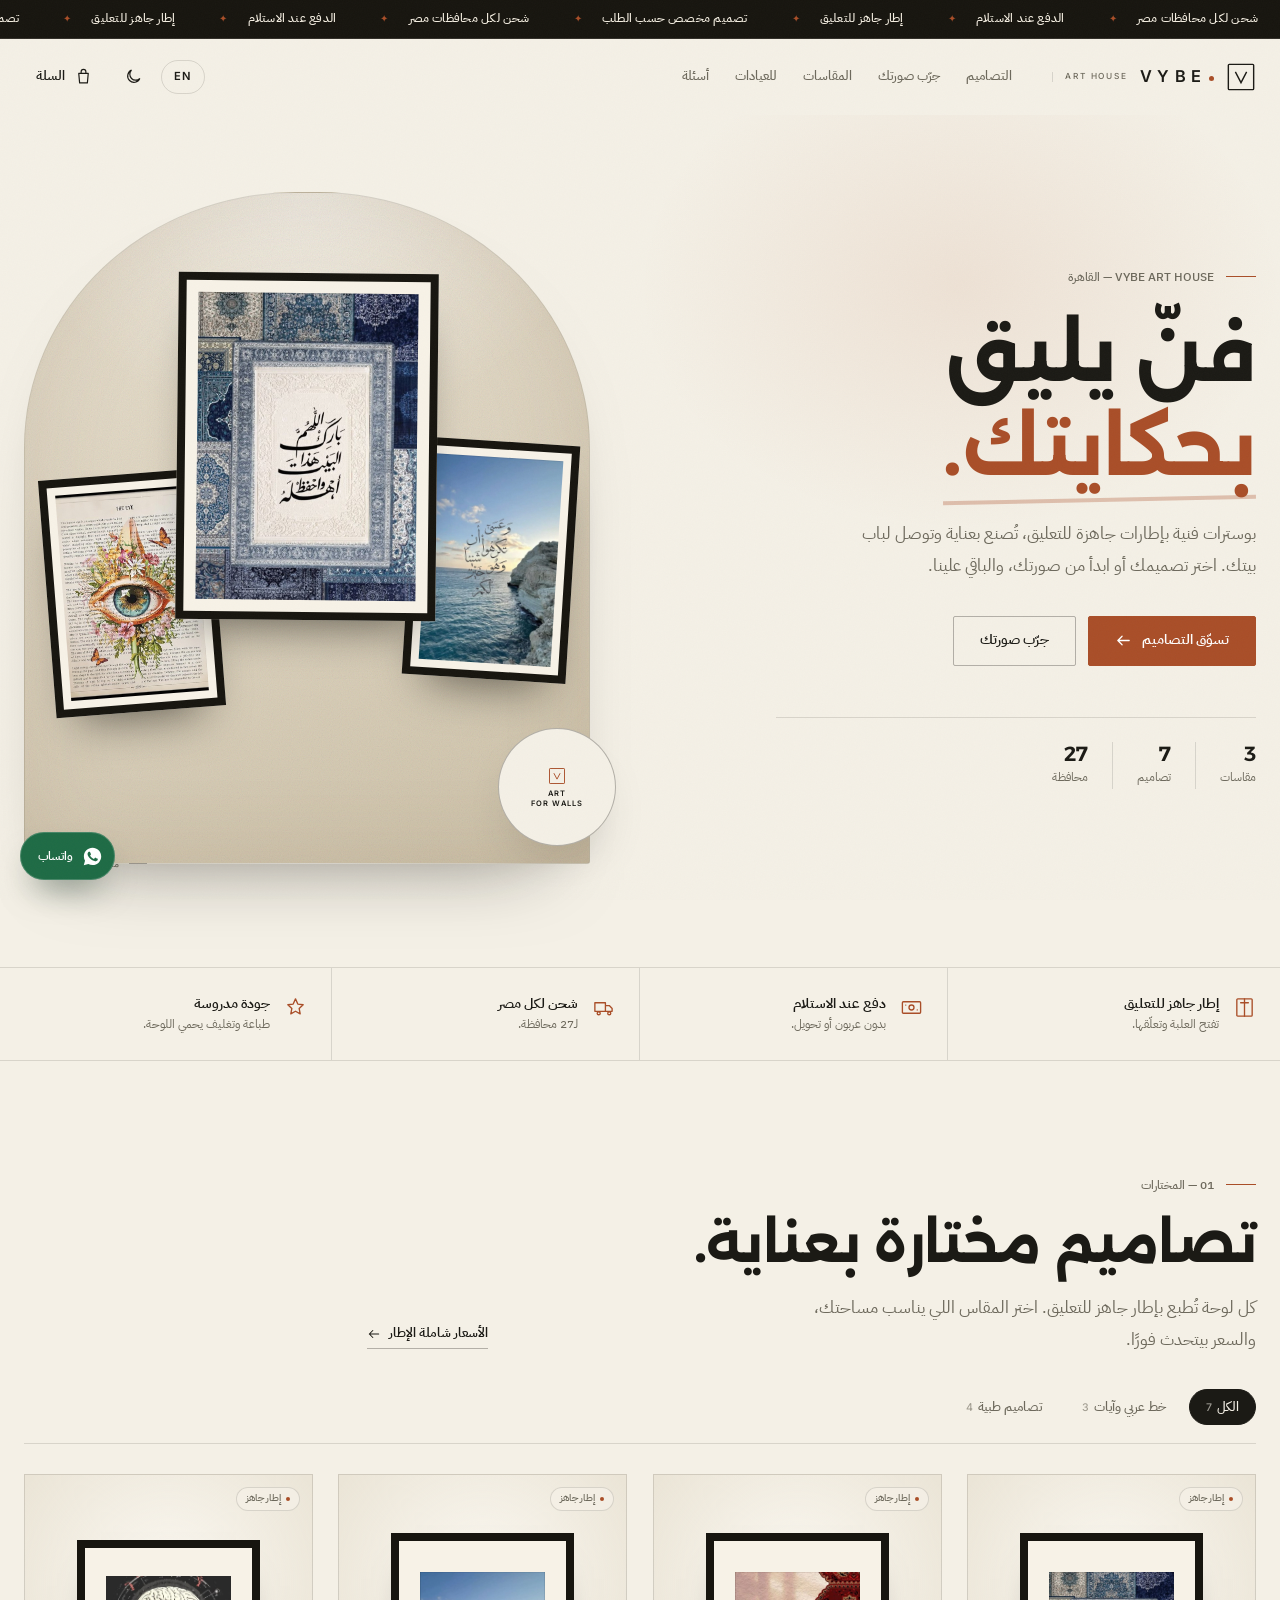
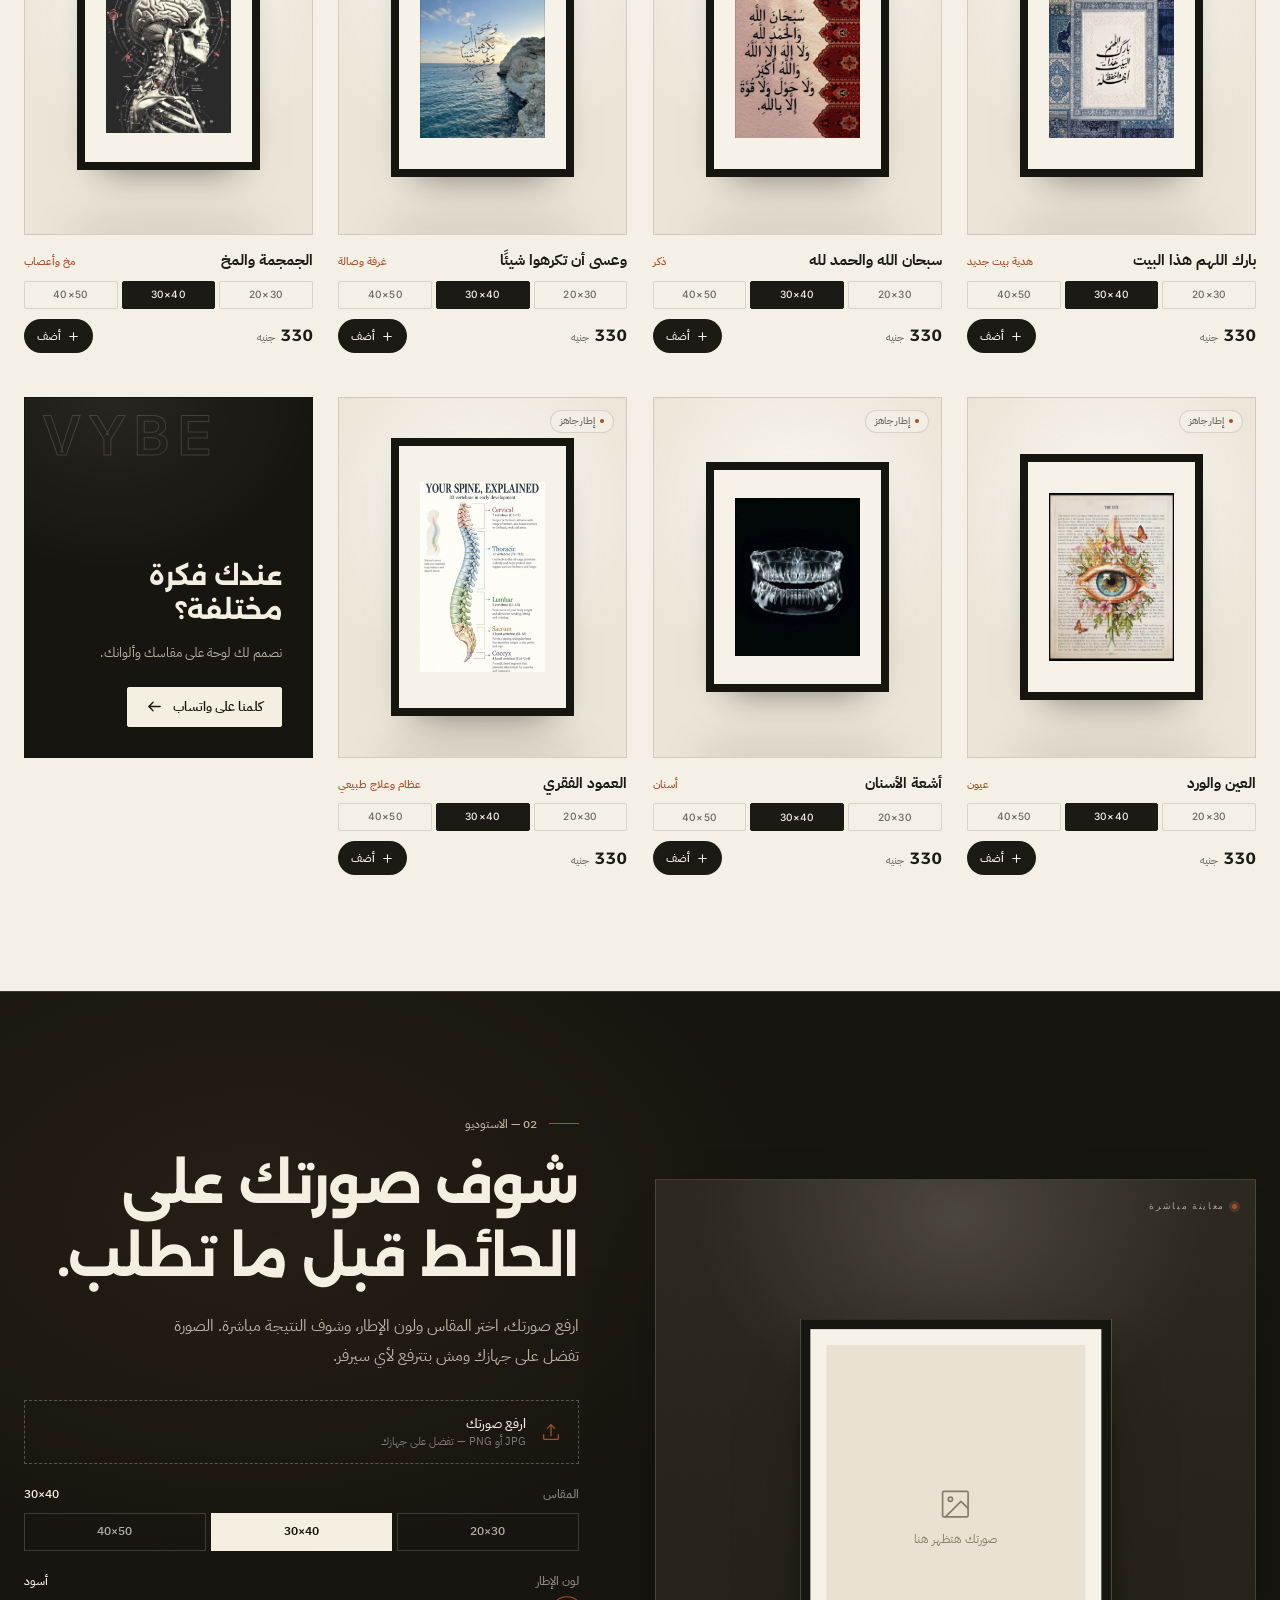
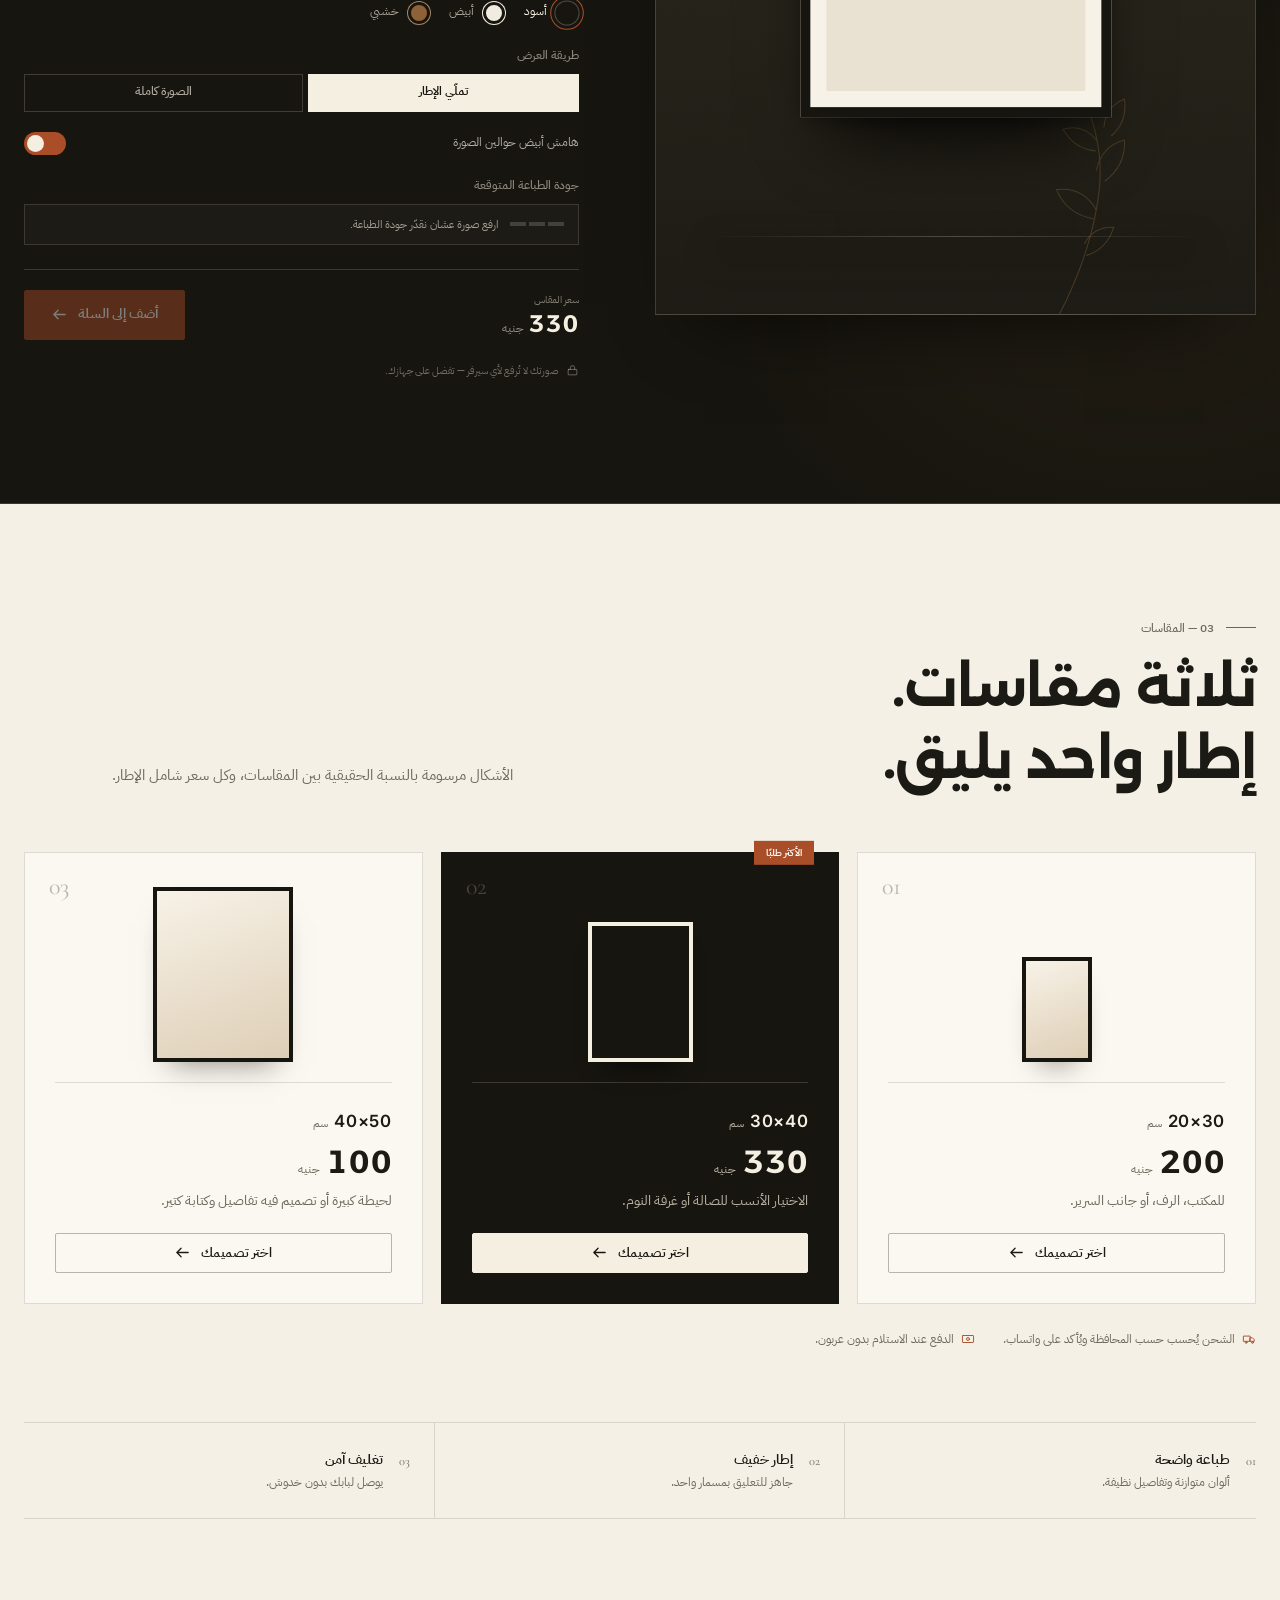
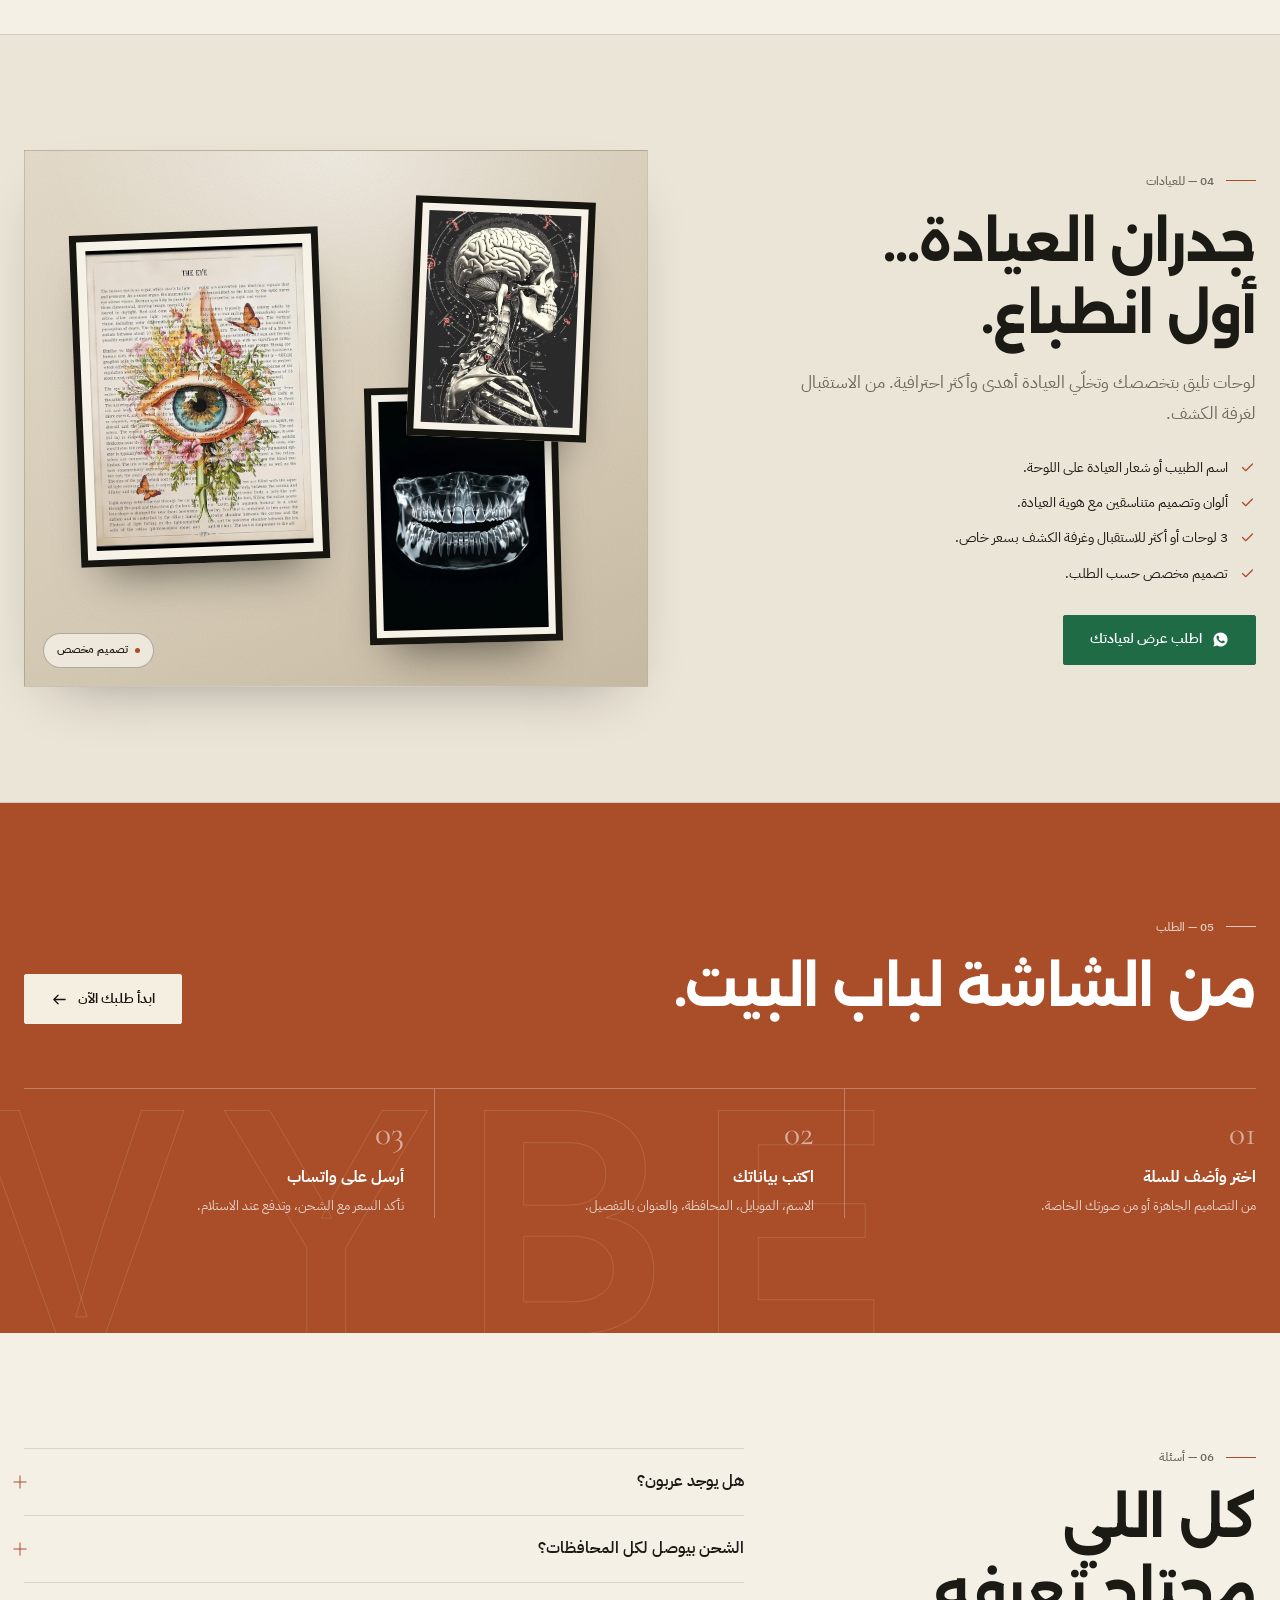
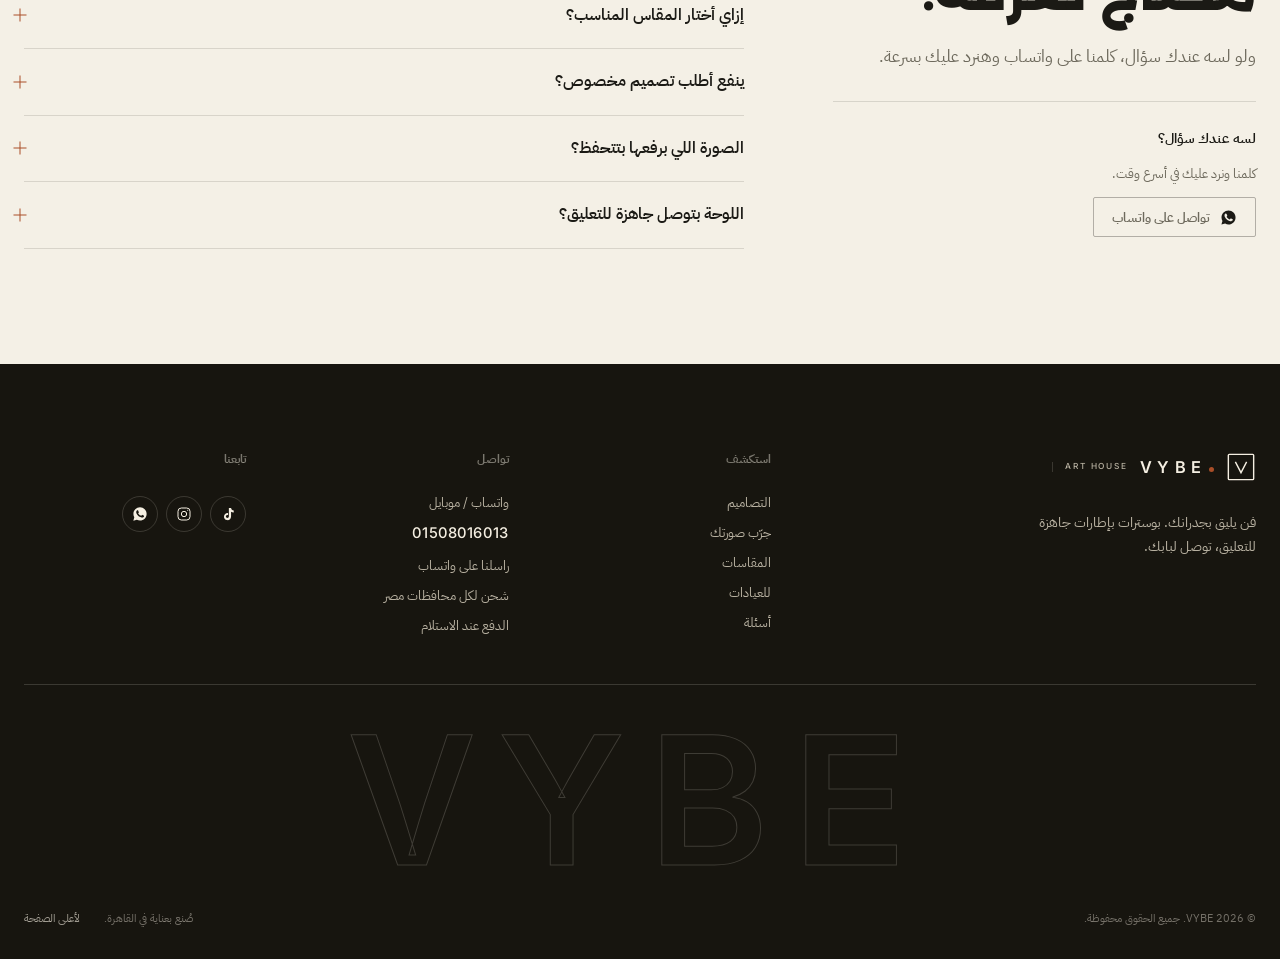
<file: index.html>
<!doctype html>
<html lang="ar" dir="rtl" class="no-js">
<head>
  <meta charset="utf-8">
  <meta name="viewport" content="width=device-width, initial-scale=1, viewport-fit=cover">
  <title>VYBE — فن يليق بجدرانك | بوسترات بإطارات جاهزة للتعليق</title>
  <meta name="description" content="بوسترات فنية بإطارات جاهزة للتعليق، تُصنع بعناية وتوصل لباب بيتك. اختر تصميمك أو ابدأ من صورتك. شحن لكل محافظات مصر والدفع عند الاستلام.">
  <meta name="theme-color" content="#f4f0e6">
  <meta name="color-scheme" content="light dark">

  <meta property="og:type" content="website">
  <meta property="og:title" content="VYBE — فن يليق بجدرانك">
  <meta property="og:description" content="بوسترات فنية بإطارات جاهزة للتعليق. شحن لكل محافظات مصر والدفع عند الاستلام.">
  <meta property="og:image" content="images/barek.jpg">
  <meta property="og:locale" content="ar_EG">

  <link rel="icon" href="assets/favicon.svg" type="image/svg+xml">
  <link rel="preconnect" href="https://fonts.googleapis.com">
  <link rel="preconnect" href="https://fonts.gstatic.com" crossorigin>
  <link rel="stylesheet" href="https://fonts.googleapis.com/css2?family=Alexandria:wght@300;400;500;600;700&family=Cormorant+Garamond:ital,wght@0,500;0,600;1,500&family=IBM+Plex+Sans+Arabic:wght@300;400;500;600&family=Inter:wght@400;500;600&display=swap">
  <link rel="stylesheet" href="assets/css/style.css">
</head>
<body>
  <a class="skip-link" href="#main" data-i18n="a11y.skip">تخطى إلى المحتوى</a>

  <div class="announce" aria-hidden="true">
    <div class="announce__track" id="announceTrack"></div>
  </div>

  <header class="site-head" id="siteHead">
    <div class="container head-inner">
      <a class="brand" href="#top" aria-label="VYBE">
        <svg class="brand__mark" viewBox="0 0 32 32" fill="none" stroke="currentColor" stroke-width="1.4" aria-hidden="true">
          <rect x="2.5" y="2.5" width="27" height="27" rx="1"></rect>
          <path d="M10 10.5 16 22l6-11.5"></path>
        </svg>
        <span class="brand__word">VYBE</span>
        <span class="brand__sub">ART HOUSE</span>
      </a>

      <nav class="main-nav" aria-label="VYBE">
        <a href="#collection" data-i18n="nav.collection">التصاميم</a>
        <a href="#studio" data-i18n="nav.studio">جرّب صورتك</a>
        <a href="#sizes" data-i18n="nav.sizes">المقاسات</a>
        <a href="#clinics" data-i18n="nav.clinics">للعيادات</a>
        <a href="#faq" data-i18n="nav.faq">أسئلة</a>
      </nav>

      <div class="head-actions">
        <button class="icon-btn lang-btn" type="button" data-action="lang" aria-label="English">EN</button>
        <button class="icon-btn" type="button" data-action="theme" id="themeBtn" aria-label="تبديل الوضع الداكن">
          <svg viewBox="0 0 24 24" fill="none" stroke="currentColor" stroke-width="1.5" stroke-linecap="round" aria-hidden="true"><path d="M20 14.5A8 8 0 1 1 9.5 4a6.5 6.5 0 0 0 10.5 10.5z"></path></svg>
        </button>
        <button class="cart-btn" type="button" data-action="cart" aria-label="السلة" id="cartBtn">
          <svg viewBox="0 0 24 24" fill="none" stroke="currentColor" stroke-width="1.5" stroke-linecap="round" stroke-linejoin="round" aria-hidden="true"><path d="M6 8h12l-1.1 12H7.1L6 8Z"></path><path d="M9 8V6a3 3 0 0 1 6 0v2"></path></svg>
          <span data-i18n="nav.cart">السلة</span>
          <span class="cart-count is-empty" id="cartCount">0</span>
        </button>
        <button class="icon-btn menu-btn" type="button" data-action="menu" aria-label="القائمة" id="menuBtn">
          <svg viewBox="0 0 24 24" fill="none" stroke="currentColor" stroke-width="1.5" stroke-linecap="round" aria-hidden="true"><path d="M3 7h18M3 12h18M3 17h18"></path></svg>
        </button>
      </div>
    </div>
  </header>

  <main id="main">
    <!-- Hero -->
    <section class="hero" id="top">
      <div class="container hero-grid">
        <div class="hero-copy reveal">
          <p class="eyebrow" data-i18n="hero.eyebrow">VYBE ART HOUSE — القاهرة</p>
          <h1>
            <span data-i18n="hero.title1">فنّ يليق</span><br>
            <em class="hero-em" data-i18n="hero.title2">بحكايتك.</em>
          </h1>
          <p class="lead" data-i18n="hero.lead">بوسترات فنية بإطارات جاهزة للتعليق، تُصنع بعناية وتوصل لباب بيتك. اختر تصميمك أو ابدأ من صورتك، والباقي علينا.</p>
          <div class="hero-cta">
            <a class="btn btn--accent" href="#collection">
              <span data-i18n="hero.cta1">تسوّق التصاميم</span>
              <svg class="arrow" viewBox="0 0 24 24" fill="none" stroke="currentColor" stroke-width="1.8" stroke-linecap="round" stroke-linejoin="round" aria-hidden="true"><path d="M4 12h16M14 6l6 6-6 6"></path></svg>
            </a>
            <a class="btn btn--outline" href="#studio">
              <span data-i18n="hero.cta2">جرّب صورتك</span>
            </a>
          </div>
          <div class="hero-meta">
            <div class="hero-stat"><b>3</b><span data-i18n="hero.stat1">مقاسات</span></div>
            <div class="hero-stat"><b>7</b><span data-i18n="hero.stat2">تصاميم</span></div>
            <div class="hero-stat"><b>27</b><span data-i18n="hero.stat3">محافظة</span></div>
          </div>
        </div>

        <div class="hero-art reveal reveal-delay-1">
          <div class="hero-arch"></div>
          <figure class="hero-frame hero-frame--main">
            <img src="images/barek.jpg" alt="بارك اللهم هذا البيت" width="700" height="932" fetchpriority="high" data-poster-alt="barek">
          </figure>
          <figure class="hero-frame hero-frame--left">
            <img src="images/eye.jpg" alt="العين والورد" width="541" height="727" data-poster-alt="eye">
          </figure>
          <figure class="hero-frame hero-frame--right">
            <img src="images/sea.jpg" alt="وعسى أن تكرهوا شيئًا" width="700" height="932" data-poster-alt="sea">
          </figure>

          <div class="hero-stamp" aria-hidden="true">
            <svg class="hero-stamp__ring" viewBox="0 0 100 100">
              <defs><path id="stampPath" d="M50,50 m-36,0 a36,36 0 1,1 72,0 a36,36 0 1,1 -72,0"></path></defs>
              <text><textPath href="#stampPath" startOffset="0%">VYBE · ART HOUSE · CAIRO · EST. 2024 · </textPath></text>
            </svg>
            <div class="hero-stamp__core">
              <svg viewBox="0 0 32 32" fill="none" stroke="currentColor" stroke-width="1.5" aria-hidden="true"><rect x="4" y="4" width="24" height="24" rx="1"></rect><path d="M11 11.5 16 21l5-9.5"></path></svg>
              <span>ART<br>FOR WALLS</span>
            </div>
          </div>
          <span class="hero-caption" data-i18n="hero.caption">مختارات — 01</span>
        </div>
      </div>
    </section>

    <!-- Features -->
    <section class="features" aria-label="VYBE">
      <div class="container features-grid">
        <div class="feature">
          <svg viewBox="0 0 24 24" fill="none" stroke="currentColor" stroke-linecap="round" stroke-linejoin="round" aria-hidden="true"><rect x="4" y="3" width="16" height="18" rx="1"></rect><path d="M8 7h8M12 3v18"></path></svg>
          <div><b data-i18n="features.1t">إطار جاهز للتعليق</b><span data-i18n="features.1d">تفتح العلبة وتعلّقها.</span></div>
        </div>
        <div class="feature">
          <svg viewBox="0 0 24 24" fill="none" stroke="currentColor" stroke-linecap="round" stroke-linejoin="round" aria-hidden="true"><rect x="2.5" y="6" width="19" height="12" rx="1"></rect><circle cx="12" cy="12" r="2.6"></circle><path d="M6 9.5h.01M18 14.5h.01"></path></svg>
          <div><b data-i18n="features.2t">دفع عند الاستلام</b><span data-i18n="features.2d">بدون عربون أو تحويل.</span></div>
        </div>
        <div class="feature">
          <svg viewBox="0 0 24 24" fill="none" stroke="currentColor" stroke-linecap="round" stroke-linejoin="round" aria-hidden="true"><path d="M3 7h11v9H3zM14 10h4l3 3v3h-7z"></path><circle cx="7" cy="18" r="1.6"></circle><circle cx="18" cy="18" r="1.6"></circle></svg>
          <div><b data-i18n="features.3t">شحن لكل مصر</b><span data-i18n="features.3d">لـ27 محافظة.</span></div>
        </div>
        <div class="feature">
          <svg viewBox="0 0 24 24" fill="none" stroke="currentColor" stroke-linecap="round" stroke-linejoin="round" aria-hidden="true"><path d="m12 3 2.4 5.4 5.6.7-4.2 3.9 1.1 5.7L12 15.9 7.1 18.7l1.1-5.7L4 9.1l5.6-.7z"></path></svg>
          <div><b data-i18n="features.4t">جودة مدروسة</b><span data-i18n="features.4d">طباعة وتغليف يحمي اللوحة.</span></div>
        </div>
      </div>
    </section>

    <!-- Collection -->
    <section class="section" id="collection">
      <div class="container">
        <div class="collection-head reveal">
          <div>
            <p class="eyebrow" data-i18n="collection.eyebrow">01 — المختارات</p>
            <h2 data-i18n="collection.title">تصاميم مختارة بعناية.</h2>
            <p class="lead" data-i18n="collection.lead">كل لوحة تُطبع بإطار جاهز للتعليق. اختر المقاس اللي يناسب مساحتك، والسعر بيتحدث فورًا.</p>
          </div>
          <div class="section-head__aside">
            <a class="text-link" href="#sizes">
              <span data-i18n="collection.note">الأسعار شاملة الإطار</span>
              <svg viewBox="0 0 24 24" fill="none" stroke="currentColor" stroke-width="1.8" stroke-linecap="round" stroke-linejoin="round" aria-hidden="true"><path d="M4 12h16M14 6l6 6-6 6"></path></svg>
            </a>
          </div>
        </div>

        <div class="filters reveal" id="filters" role="group" aria-label="الأقسام"></div>
        <div class="products" id="products"></div>
      </div>
    </section>

    <!-- Studio -->
    <section class="section studio" id="studio">
      <div class="container studio-grid">
        <div class="studio-stage reveal" id="studioStage" aria-live="polite">
          <span class="stage-tag" data-i18n="studio.live">معاينة مباشرة</span>
          <svg class="stage-branch" viewBox="0 0 200 260" fill="none" stroke="currentColor" stroke-width="1" stroke-linecap="round" aria-hidden="true">
            <path d="M8 256c22-42 35-82 39-122 2-24-2-51-13-78"></path>
            <path d="M41 164c-16-3-28-12-34-27 16-2 29 5 37 19M52 129c13-10 19-22 18-38-15 4-23 14-26 28M43 101c-13-1-23-8-30-20 13-4 24 1 32 11M58 87c10-9 14-20 12-34-12 5-18 14-19 26M35 198c12-4 21-13 25-26-12-1-22 5-27 15"></path>
          </svg>
          <div id="studioFrame"></div>
          <div class="stage-hint" id="studioHint"></div>
        </div>

        <div class="studio-panel reveal reveal-delay-1">
          <p class="eyebrow eyebrow--light" data-i18n="studio.eyebrow">02 — الاستوديو</p>
          <h2 data-i18n="studio.title">شوف صورتك على الحائط قبل ما تطلب.</h2>
          <p class="lead" data-i18n="studio.lead">ارفع صورتك، اختر المقاس ولون الإطار، وشوف النتيجة مباشرة. الصورة تفضل على جهازك ومش بتترفع لأي سيرفر.</p>
          <div class="studio-controls" id="studioControls"></div>
        </div>
      </div>
    </section>

    <!-- Sizes -->
    <section class="section sizes-section" id="sizes">
      <div class="container">
        <div class="section-head reveal">
          <div>
            <p class="eyebrow" data-i18n="sizes.eyebrow">03 — المقاسات</p>
            <h2 data-i18n="sizes.title">ثلاثة مقاسات. إطار واحد يليق.</h2>
          </div>
          <div class="section-head__aside">
            <p class="lead" data-i18n="sizes.lead">الأشكال مرسومة بالنسبة الحقيقية بين المقاسات، وكل سعر شامل الإطار.</p>
          </div>
        </div>

        <div class="size-cards" id="sizeCards"></div>

        <div class="sizes-note reveal">
          <span>
            <svg viewBox="0 0 24 24" fill="none" stroke="currentColor" stroke-width="1.6" stroke-linecap="round" stroke-linejoin="round" aria-hidden="true"><path d="M3 7h11v9H3zM14 10h4l3 3v3h-7z"></path><circle cx="7" cy="18" r="1.5"></circle><circle cx="18" cy="18" r="1.5"></circle></svg>
            <span data-i18n="sizes.note1">الشحن يُحسب حسب المحافظة ويُأكد على واتساب.</span>
          </span>
          <span>
            <svg viewBox="0 0 24 24" fill="none" stroke="currentColor" stroke-width="1.6" stroke-linecap="round" stroke-linejoin="round" aria-hidden="true"><rect x="2.5" y="6" width="19" height="12" rx="1"></rect><circle cx="12" cy="12" r="2.5"></circle></svg>
            <span data-i18n="sizes.note2">الدفع عند الاستلام بدون عربون.</span>
          </span>
        </div>

        <div class="values reveal">
          <div class="value"><span class="value__num">01</span><div><b data-i18n="values.1t">طباعة واضحة</b><span data-i18n="values.1d">ألوان متوازنة وتفاصيل نظيفة.</span></div></div>
          <div class="value"><span class="value__num">02</span><div><b data-i18n="values.2t">إطار خفيف</b><span data-i18n="values.2d">جاهز للتعليق بمسمار واحد.</span></div></div>
          <div class="value"><span class="value__num">03</span><div><b data-i18n="values.3t">تغليف آمن</b><span data-i18n="values.3d">يوصل لبابك بدون خدوش.</span></div></div>
        </div>
      </div>
    </section>

    <!-- Clinics -->
    <section class="section clinics" id="clinics">
      <div class="container clinics-grid">
        <div class="reveal">
          <p class="eyebrow" data-i18n="clinics.eyebrow">04 — للعيادات</p>
          <h2 data-i18n="clinics.title">جدران العيادة... أول انطباع.</h2>
          <p class="lead" data-i18n="clinics.lead">لوحات تليق بتخصصك وتخلّي العيادة أهدى وأكثر احترافية. من الاستقبال لغرفة الكشف.</p>
          <ul class="clinic-list">
            <li>
              <svg viewBox="0 0 24 24" fill="none" stroke="currentColor" stroke-linecap="round" stroke-linejoin="round" aria-hidden="true"><path d="m5 12 4.5 4.5L19 7"></path></svg>
              <span data-i18n="clinics.1">اسم الطبيب أو شعار العيادة على اللوحة.</span>
            </li>
            <li>
              <svg viewBox="0 0 24 24" fill="none" stroke="currentColor" stroke-linecap="round" stroke-linejoin="round" aria-hidden="true"><path d="m5 12 4.5 4.5L19 7"></path></svg>
              <span data-i18n="clinics.2">ألوان وتصميم متناسقين مع هوية العيادة.</span>
            </li>
            <li>
              <svg viewBox="0 0 24 24" fill="none" stroke="currentColor" stroke-linecap="round" stroke-linejoin="round" aria-hidden="true"><path d="m5 12 4.5 4.5L19 7"></path></svg>
              <span data-i18n="clinics.3">3 لوحات أو أكثر للاستقبال وغرفة الكشف بسعر خاص.</span>
            </li>
            <li>
              <svg viewBox="0 0 24 24" fill="none" stroke="currentColor" stroke-linecap="round" stroke-linejoin="round" aria-hidden="true"><path d="m5 12 4.5 4.5L19 7"></path></svg>
              <span data-i18n="clinics.4">تصميم مخصص حسب الطلب.</span>
            </li>
          </ul>
          <a class="btn btn--wa clinic-cta" href="#" target="_blank" rel="noopener" data-wa="clinic">
            <svg viewBox="0 0 24 24" fill="currentColor" aria-hidden="true"><path d="M12.04 2C6.58 2 2.13 6.45 2.13 11.91c0 1.75.46 3.45 1.32 4.95L2 22l5.25-1.38a9.9 9.9 0 0 0 4.79 1.22h.01c5.46 0 9.91-4.45 9.91-9.91S17.5 2 12.04 2Zm5.8 14.03c-.24.68-1.4 1.3-1.93 1.35-.53.05-1.02.24-3.45-.72-2.93-1.16-4.78-4.2-4.92-4.4-.14-.19-1.17-1.56-1.17-2.98 0-1.41.74-2.1 1-2.4.26-.29.56-.36.75-.36.19 0 .38 0 .55.01.18.01.41-.07.64.49.24.58.81 1.99.88 2.13.07.14.12.31.02.5-.1.19-.15.31-.29.48-.14.17-.3.38-.43.51-.14.14-.29.29-.12.58.17.29.75 1.24 1.61 2.01 1.11.99 2.04 1.3 2.33 1.44.29.14.46.12.63-.07.17-.19.72-.84.91-1.13.19-.29.38-.24.64-.14.26.09 1.67.79 1.96.93.29.14.48.22.55.34.07.12.07.68-.17 1.36Z"></path></svg>
            <span data-i18n="clinics.cta">اطلب عرض لعيادتك</span>
          </a>
        </div>

        <div class="clinic-wall reveal reveal-delay-1">
          <figure class="clinic-frame clinic-frame--1"><img src="images/eye.jpg" alt="العين والورد" width="541" height="727" loading="lazy" data-poster-alt="eye"></figure>
          <figure class="clinic-frame clinic-frame--2"><img src="images/brain.jpg" alt="الجمجمة والمخ" width="542" height="681" loading="lazy" data-poster-alt="brain"></figure>
          <figure class="clinic-frame clinic-frame--3"><img src="images/teeth.jpg" alt="أشعة الأسنان" width="538" height="677" loading="lazy" data-poster-alt="teeth"></figure>
          <span class="clinic-stamp" data-i18n="clinics.stamp">تصميم مخصص</span>
        </div>
      </div>
    </section>

    <!-- Order -->
    <section class="section order" id="order">
      <div class="container">
        <div class="order-head reveal">
          <div>
            <p class="eyebrow" data-i18n="order.eyebrow">05 — الطلب</p>
            <h2 data-i18n="order.title">من الشاشة لباب البيت.</h2>
          </div>
          <a class="btn btn--cream" href="#" target="_blank" rel="noopener" data-wa="start">
            <span data-i18n="order.cta">ابدأ طلبك الآن</span>
            <svg class="arrow" viewBox="0 0 24 24" fill="none" stroke="currentColor" stroke-width="1.8" stroke-linecap="round" stroke-linejoin="round" aria-hidden="true"><path d="M4 12h16M14 6l6 6-6 6"></path></svg>
          </a>
        </div>

        <ol class="steps">
          <li class="step">
            <span class="step__num">01</span>
            <h3 data-i18n="order.1t">اختر وأضف للسلة</h3>
            <p data-i18n="order.1d">من التصاميم الجاهزة أو من صورتك الخاصة.</p>
          </li>
          <li class="step">
            <span class="step__num">02</span>
            <h3 data-i18n="order.2t">اكتب بياناتك</h3>
            <p data-i18n="order.2d">الاسم، الموبايل، المحافظة، والعنوان بالتفصيل.</p>
          </li>
          <li class="step">
            <span class="step__num">03</span>
            <h3 data-i18n="order.3t">أرسل على واتساب</h3>
            <p data-i18n="order.3d">نأكد السعر مع الشحن، وتدفع عند الاستلام.</p>
          </li>
        </ol>
      </div>
    </section>

    <!-- FAQ -->
    <section class="section" id="faq">
      <div class="container faq-grid">
        <div class="faq-aside reveal">
          <p class="eyebrow" data-i18n="faq.eyebrow">06 — أسئلة</p>
          <h2 data-i18n="faq.title">كل اللي محتاج تعرفه.</h2>
          <p class="lead" data-i18n="faq.lead">ولو لسه عندك سؤال، كلمنا على واتساب وهنرد عليك بسرعة.</p>
          <div class="faq-contact">
            <b data-i18n="faq.contactTitle">لسه عندك سؤال؟</b>
            <span data-i18n="faq.contactText">كلمنا ونرد عليك في أسرع وقت.</span>
            <a class="btn btn--outline btn--small" href="#" target="_blank" rel="noopener" data-wa="question">
              <svg viewBox="0 0 24 24" fill="currentColor" aria-hidden="true"><path d="M12.04 2C6.58 2 2.13 6.45 2.13 11.91c0 1.75.46 3.45 1.32 4.95L2 22l5.25-1.38a9.9 9.9 0 0 0 4.79 1.22h.01c5.46 0 9.91-4.45 9.91-9.91S17.5 2 12.04 2Zm5.8 14.03c-.24.68-1.4 1.3-1.93 1.35-.53.05-1.02.24-3.45-.72-2.93-1.16-4.78-4.2-4.92-4.4-.14-.19-1.17-1.56-1.17-2.98 0-1.41.74-2.1 1-2.4.26-.29.56-.36.75-.36.19 0 .38 0 .55.01.18.01.41-.07.64.49.24.58.81 1.99.88 2.13.07.14.12.31.02.5-.1.19-.15.31-.29.48-.14.17-.3.38-.43.51-.14.14-.29.29-.12.58.17.29.75 1.24 1.61 2.01 1.11.99 2.04 1.3 2.33 1.44.29.14.46.12.63-.07.17-.19.72-.84.91-1.13.19-.29.38-.24.64-.14.26.09 1.67.79 1.96.93.29.14.48.22.55.34.07.12.07.68-.17 1.36Z"></path></svg>
              <span data-i18n="faq.contactBtn">تواصل على واتساب</span>
            </a>
          </div>
        </div>

        <div class="faq-list reveal reveal-delay-1">
          <details>
            <summary><span data-i18n="faq.q1">هل يوجد عربون؟</span><i class="faq-plus" aria-hidden="true"></i></summary>
            <p data-i18n="faq.a1">لا. الدفع كامل عند الاستلام.</p>
          </details>
          <details>
            <summary><span data-i18n="faq.q2">الشحن بيوصل لكل المحافظات؟</span><i class="faq-plus" aria-hidden="true"></i></summary>
            <p data-i18n="faq.a2">نعم، لـ27 محافظة. تكلفة الشحن تُحسب حسب المحافظة وتُبلغك قبل تأكيد الطلب.</p>
          </details>
          <details>
            <summary><span data-i18n="faq.q3">إزاي أختار المقاس المناسب؟</span><i class="faq-plus" aria-hidden="true"></i></summary>
            <p data-i18n="faq.a3">20×30 للمكتب والرف، 30×40 للحيطة العادية، و40×50 للحيطة الكبيرة أو التصميم اللي فيه تفاصيل وكتابة كتير.</p>
          </details>
          <details>
            <summary><span data-i18n="faq.q4">ينفع أطلب تصميم مخصوص؟</span><i class="faq-plus" aria-hidden="true"></i></summary>
            <p data-i18n="faq.a4">أكيد. ابعتلنا الفكرة أو الصورة على واتساب، والسعر يحدد حسب التصميم.</p>
          </details>
          <details>
            <summary><span data-i18n="faq.q5">الصورة اللي برفعها بتتحفظ؟</span><i class="faq-plus" aria-hidden="true"></i></summary>
            <p data-i18n="faq.a5">لا. معاينة الصورة تتم على جهازك فقط. بعد إرسال الطلب، ابعت الصورة في نفس محادثة واتساب.</p>
          </details>
          <details>
            <summary><span data-i18n="faq.q6">اللوحة بتوصل جاهزة للتعليق؟</span><i class="faq-plus" aria-hidden="true"></i></summary>
            <p data-i18n="faq.a6">نعم، الإطار مركب واللوحة جاهزة للتعليق.</p>
          </details>
        </div>
      </div>
    </section>
  </main>

  <footer class="footer" id="footer">
    <div class="container">
      <div class="footer-top">
        <div class="footer-brand">
          <a class="brand" href="#top" aria-label="VYBE">
            <svg class="brand__mark" viewBox="0 0 32 32" fill="none" stroke="currentColor" stroke-width="1.4" aria-hidden="true">
              <rect x="2.5" y="2.5" width="27" height="27" rx="1"></rect>
              <path d="M10 10.5 16 22l6-11.5"></path>
            </svg>
            <span class="brand__word">VYBE</span>
            <span class="brand__sub">ART HOUSE</span>
          </a>
          <p class="footer-tagline" data-i18n="footer.tagline">فن يليق بجدرانك. بوسترات بإطارات جاهزة للتعليق، توصل لبابك.</p>
        </div>

        <div class="footer-col">
          <h4 data-i18n="footer.explore">استكشف</h4>
          <a href="#collection" data-i18n="nav.collection">التصاميم</a>
          <a href="#studio" data-i18n="nav.studio">جرّب صورتك</a>
          <a href="#sizes" data-i18n="nav.sizes">المقاسات</a>
          <a href="#clinics" data-i18n="nav.clinics">للعيادات</a>
          <a href="#faq" data-i18n="nav.faq">أسئلة</a>
        </div>

        <div class="footer-col">
          <h4 data-i18n="footer.contact">تواصل</h4>
          <span data-i18n="footer.phoneLabel">واتساب / موبايل</span>
          <a class="phone" id="footerPhone" href="tel:+201508016013" dir="ltr">01508016013</a>
          <a href="#" target="_blank" rel="noopener" data-wa="footer" data-i18n="footer.whatsapp">راسلنا على واتساب</a>
          <span data-i18n="footer.ship">شحن لكل محافظات مصر</span>
          <span data-i18n="footer.cod">الدفع عند الاستلام</span>
        </div>

        <div class="footer-col">
          <h4 data-i18n="footer.follow">تابعنا</h4>
          <div class="footer-social">
            <a href="#" id="tiktokLink" target="_blank" rel="noopener" aria-label="TikTok">
              <svg viewBox="0 0 24 24" fill="currentColor" aria-hidden="true"><path d="M16.6 3c.4 2.3 1.7 3.7 4 3.9v2.9c-1.5.1-2.8-.4-4-1.2v6.7c0 4.1-3.1 6.4-6.3 5.8-2.8-.5-4.6-3-4.3-5.9.3-3 3.1-5.1 6.1-4.7v3c-.4-.1-.8-.2-1.2-.1-1.3.1-2.2 1.1-2.1 2.4.1 1.2 1.1 2.1 2.3 2.1 1.4 0 2.2-1 2.2-2.6V3h3.3Z"></path></svg>
            </a>
            <a href="#" id="instagramLink" target="_blank" rel="noopener" aria-label="Instagram">
              <svg viewBox="0 0 24 24" fill="none" stroke="currentColor" stroke-width="1.5" aria-hidden="true"><rect x="3" y="3" width="18" height="18" rx="5"></rect><circle cx="12" cy="12" r="4"></circle><circle cx="17.5" cy="6.5" r="0.8" fill="currentColor" stroke="none"></circle></svg>
            </a>
            <a href="#" target="_blank" rel="noopener" data-wa="footer" aria-label="WhatsApp">
              <svg viewBox="0 0 24 24" fill="currentColor" aria-hidden="true"><path d="M12.04 2C6.58 2 2.13 6.45 2.13 11.91c0 1.75.46 3.45 1.32 4.95L2 22l5.25-1.38a9.9 9.9 0 0 0 4.79 1.22h.01c5.46 0 9.91-4.45 9.91-9.91S17.5 2 12.04 2Zm5.8 14.03c-.24.68-1.4 1.3-1.93 1.35-.53.05-1.02.24-3.45-.72-2.93-1.16-4.78-4.2-4.92-4.4-.14-.19-1.17-1.56-1.17-2.98 0-1.41.74-2.1 1-2.4.26-.29.56-.36.75-.36.19 0 .38 0 .55.01.18.01.41-.07.64.49.24.58.81 1.99.88 2.13.07.14.12.31.02.5-.1.19-.15.31-.29.48-.14.17-.3.38-.43.51-.14.14-.29.29-.12.58.17.29.75 1.24 1.61 2.01 1.11.99 2.04 1.3 2.33 1.44.29.14.46.12.63-.07.17-.19.72-.84.91-1.13.19-.29.38-.24.64-.14.26.09 1.67.79 1.96.93.29.14.48.22.55.34.07.12.07.68-.17 1.36Z"></path></svg>
            </a>
          </div>
        </div>
      </div>

      <div class="footer-word" aria-hidden="true">VYBE</div>

      <div class="footer-bottom">
        <span>© <span id="year">2026</span> VYBE. <span data-i18n="footer.rights">جميع الحقوق محفوظة.</span></span>
        <div class="footer-bottom__right">
          <span data-i18n="footer.madeIn">صُنع بعناية في القاهرة.</span>
          <a href="#top" data-i18n="footer.top">لأعلى الصفحة</a>
        </div>
      </div>
    </div>
  </footer>

  <a class="wa-float" href="#" target="_blank" rel="noopener" data-wa="float" aria-label="WhatsApp">
    <svg viewBox="0 0 24 24" aria-hidden="true"><path d="M12.04 2C6.58 2 2.13 6.45 2.13 11.91c0 1.75.46 3.45 1.32 4.95L2 22l5.25-1.38a9.9 9.9 0 0 0 4.79 1.22h.01c5.46 0 9.91-4.45 9.91-9.91S17.5 2 12.04 2Zm5.8 14.03c-.24.68-1.4 1.3-1.93 1.35-.53.05-1.02.24-3.45-.72-2.93-1.16-4.78-4.2-4.92-4.4-.14-.19-1.17-1.56-1.17-2.98 0-1.41.74-2.1 1-2.4.26-.29.56-.36.75-.36.19 0 .38 0 .55.01.18.01.41-.07.64.49.24.58.81 1.99.88 2.13.07.14.12.31.02.5-.1.19-.15.31-.29.48-.14.17-.3.38-.43.51-.14.14-.29.29-.12.58.17.29.75 1.24 1.61 2.01 1.11.99 2.04 1.3 2.33 1.44.29.14.46.12.63-.07.17-.19.72-.84.91-1.13.19-.29.38-.24.64-.14.26.09 1.67.79 1.96.93.29.14.48.22.55.34.07.12.07.68-.17 1.36Z"></path></svg>
    <span data-i18n="wa.float">واتساب</span>
  </a>

  <div class="toast" id="toast" role="status" aria-live="polite"></div>

  <!-- Mobile menu -->
  <div class="mobile-menu" id="mobileMenu" role="dialog" aria-modal="true" aria-label="القائمة" aria-hidden="true">
    <div class="mobile-menu__head">
      <a class="brand" href="#top" aria-label="VYBE">
        <svg class="brand__mark" viewBox="0 0 32 32" fill="none" stroke="currentColor" stroke-width="1.4" aria-hidden="true">
          <rect x="2.5" y="2.5" width="27" height="27" rx="1"></rect>
          <path d="M10 10.5 16 22l6-11.5"></path>
        </svg>
        <span class="brand__word">VYBE</span>
      </a>
      <button class="cart-close" type="button" data-action="close-menu" aria-label="إغلاق">
        <svg viewBox="0 0 24 24" fill="none" stroke="currentColor" stroke-width="1.6" stroke-linecap="round" aria-hidden="true"><path d="M5 5l14 14M19 5 5 19"></path></svg>
      </button>
    </div>
    <nav class="mobile-menu__nav" aria-label="VYBE">
      <a href="#collection"><small>01</small><span data-i18n="nav.collection">التصاميم</span></a>
      <a href="#studio"><small>02</small><span data-i18n="nav.studio">جرّب صورتك</span></a>
      <a href="#sizes"><small>03</small><span data-i18n="nav.sizes">المقاسات</span></a>
      <a href="#clinics"><small>04</small><span data-i18n="nav.clinics">للعيادات</span></a>
      <a href="#order"><small>05</small><span data-i18n="nav.order">طريقة الطلب</span></a>
      <a href="#faq"><small>06</small><span data-i18n="nav.faq">أسئلة</span></a>
    </nav>
    <div class="mobile-menu__foot">
      <div class="mobile-menu__phone">
        <span data-i18n="footer.phoneLabel">واتساب / موبايل</span>
        <b id="menuPhone">01508016013</b>
      </div>
      <div class="footer-social">
        <a href="#" id="tiktokLinkMenu" target="_blank" rel="noopener" aria-label="TikTok">
          <svg viewBox="0 0 24 24" fill="currentColor" aria-hidden="true"><path d="M16.6 3c.4 2.3 1.7 3.7 4 3.9v2.9c-1.5.1-2.8-.4-4-1.2v6.7c0 4.1-3.1 6.4-6.3 5.8-2.8-.5-4.6-3-4.3-5.9.3-3 3.1-5.1 6.1-4.7v3c-.4-.1-.8-.2-1.2-.1-1.3.1-2.2 1.1-2.1 2.4.1 1.2 1.1 2.1 2.3 2.1 1.4 0 2.2-1 2.2-2.6V3h3.3Z"></path></svg>
        </a>
        <a href="#" target="_blank" rel="noopener" data-wa="float" aria-label="WhatsApp">
          <svg viewBox="0 0 24 24" fill="currentColor" aria-hidden="true"><path d="M12.04 2C6.58 2 2.13 6.45 2.13 11.91c0 1.75.46 3.45 1.32 4.95L2 22l5.25-1.38a9.9 9.9 0 0 0 4.79 1.22h.01c5.46 0 9.91-4.45 9.91-9.91S17.5 2 12.04 2Zm5.8 14.03c-.24.68-1.4 1.3-1.93 1.35-.53.05-1.02.24-3.45-.72-2.93-1.16-4.78-4.2-4.92-4.4-.14-.19-1.17-1.56-1.17-2.98 0-1.41.74-2.1 1-2.4.26-.29.56-.36.75-.36.19 0 .38 0 .55.01.18.01.41-.07.64.49.24.58.81 1.99.88 2.13.07.14.12.31.02.5-.1.19-.15.31-.29.48-.14.17-.3.38-.43.51-.14.14-.29.29-.12.58.17.29.75 1.24 1.61 2.01 1.11.99 2.04 1.3 2.33 1.44.29.14.46.12.63-.07.17-.19.72-.84.91-1.13.19-.29.38-.24.64-.14.26.09 1.67.79 1.96.93.29.14.48.22.55.34.07.12.07.68-.17 1.36Z"></path></svg>
        </a>
      </div>
    </div>
  </div>

  <!-- Cart -->
  <div class="cart-wrap" id="cartWrap" aria-hidden="true"></div>

  <noscript>
    <div style="padding:24px;text-align:center;background:#1b1a15;color:#f4f0e6;font-family:sans-serif">
      VYBE: فعّل JavaScript لعرض التصاميم والسلة.
    </div>
  </noscript>

  <script src="data/catalog.js"></script>
  <script src="assets/js/app.js"></script>
</body>
</html>
</file>
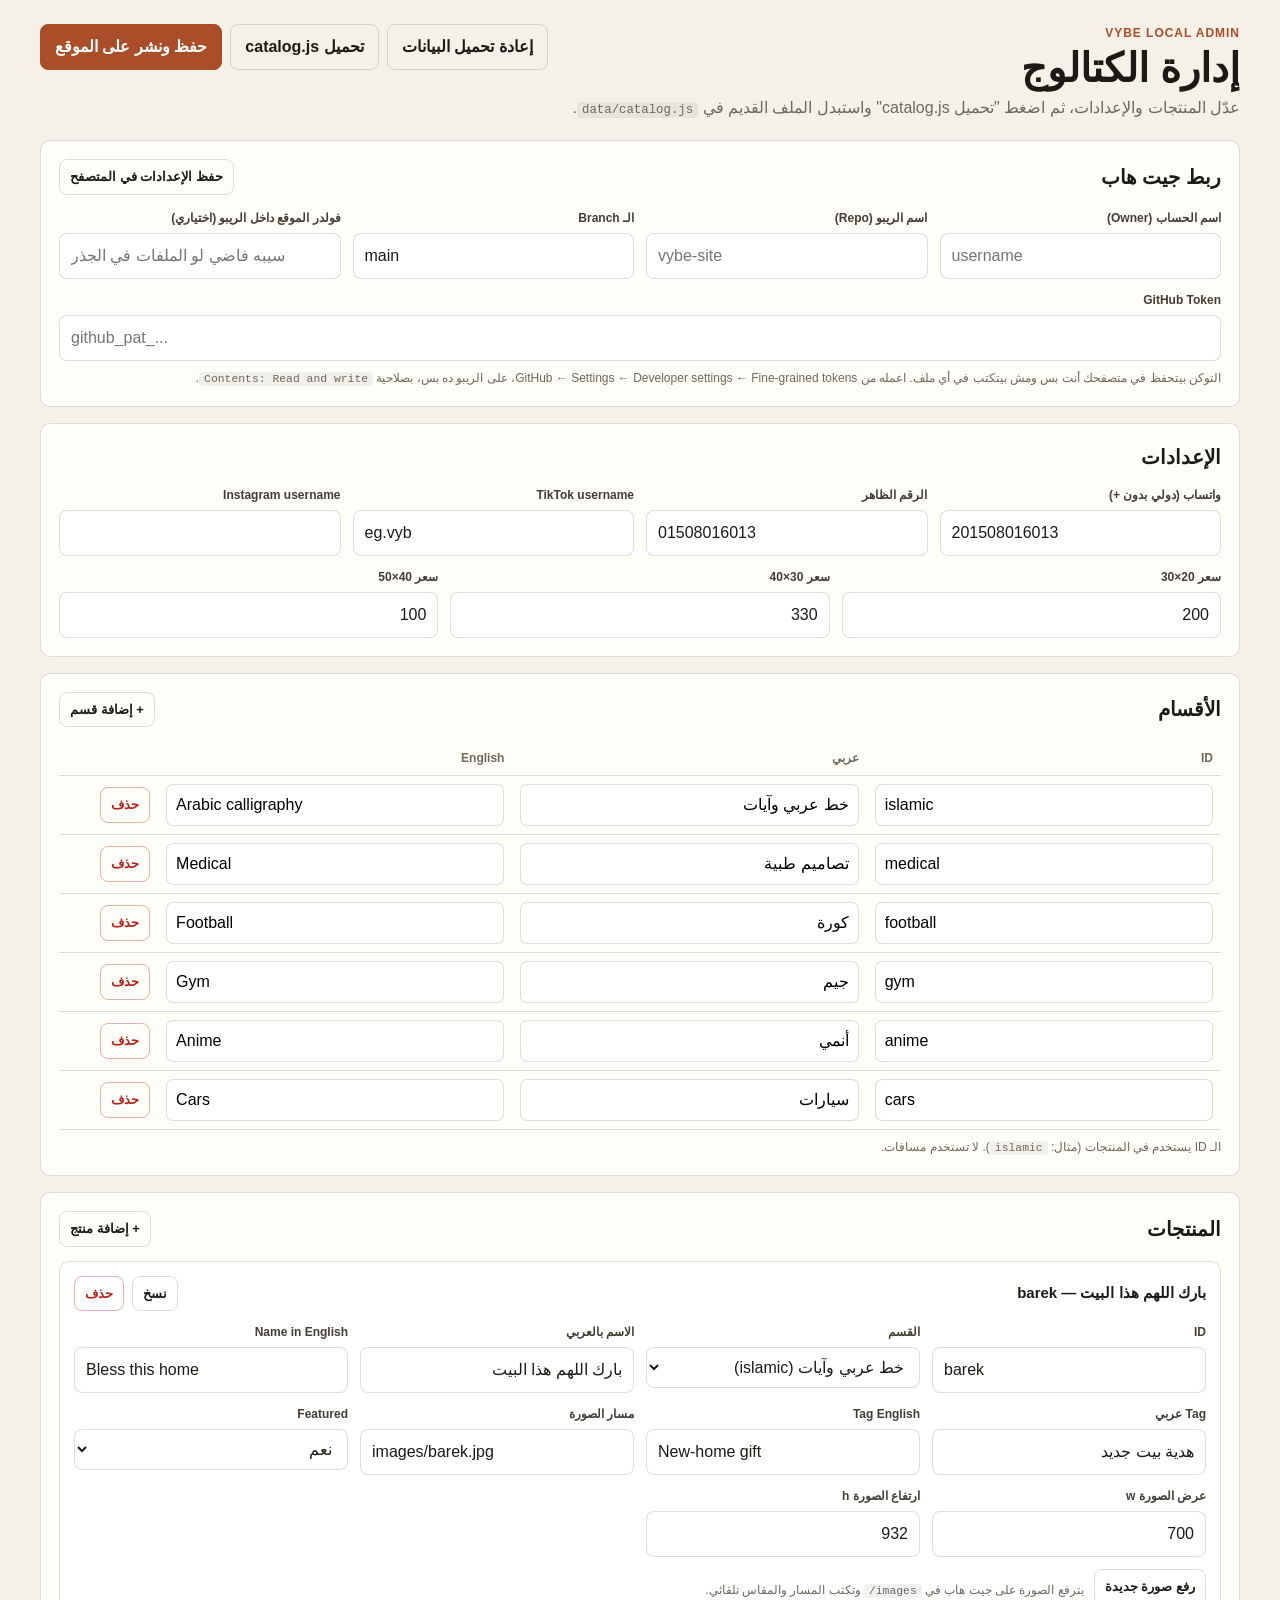
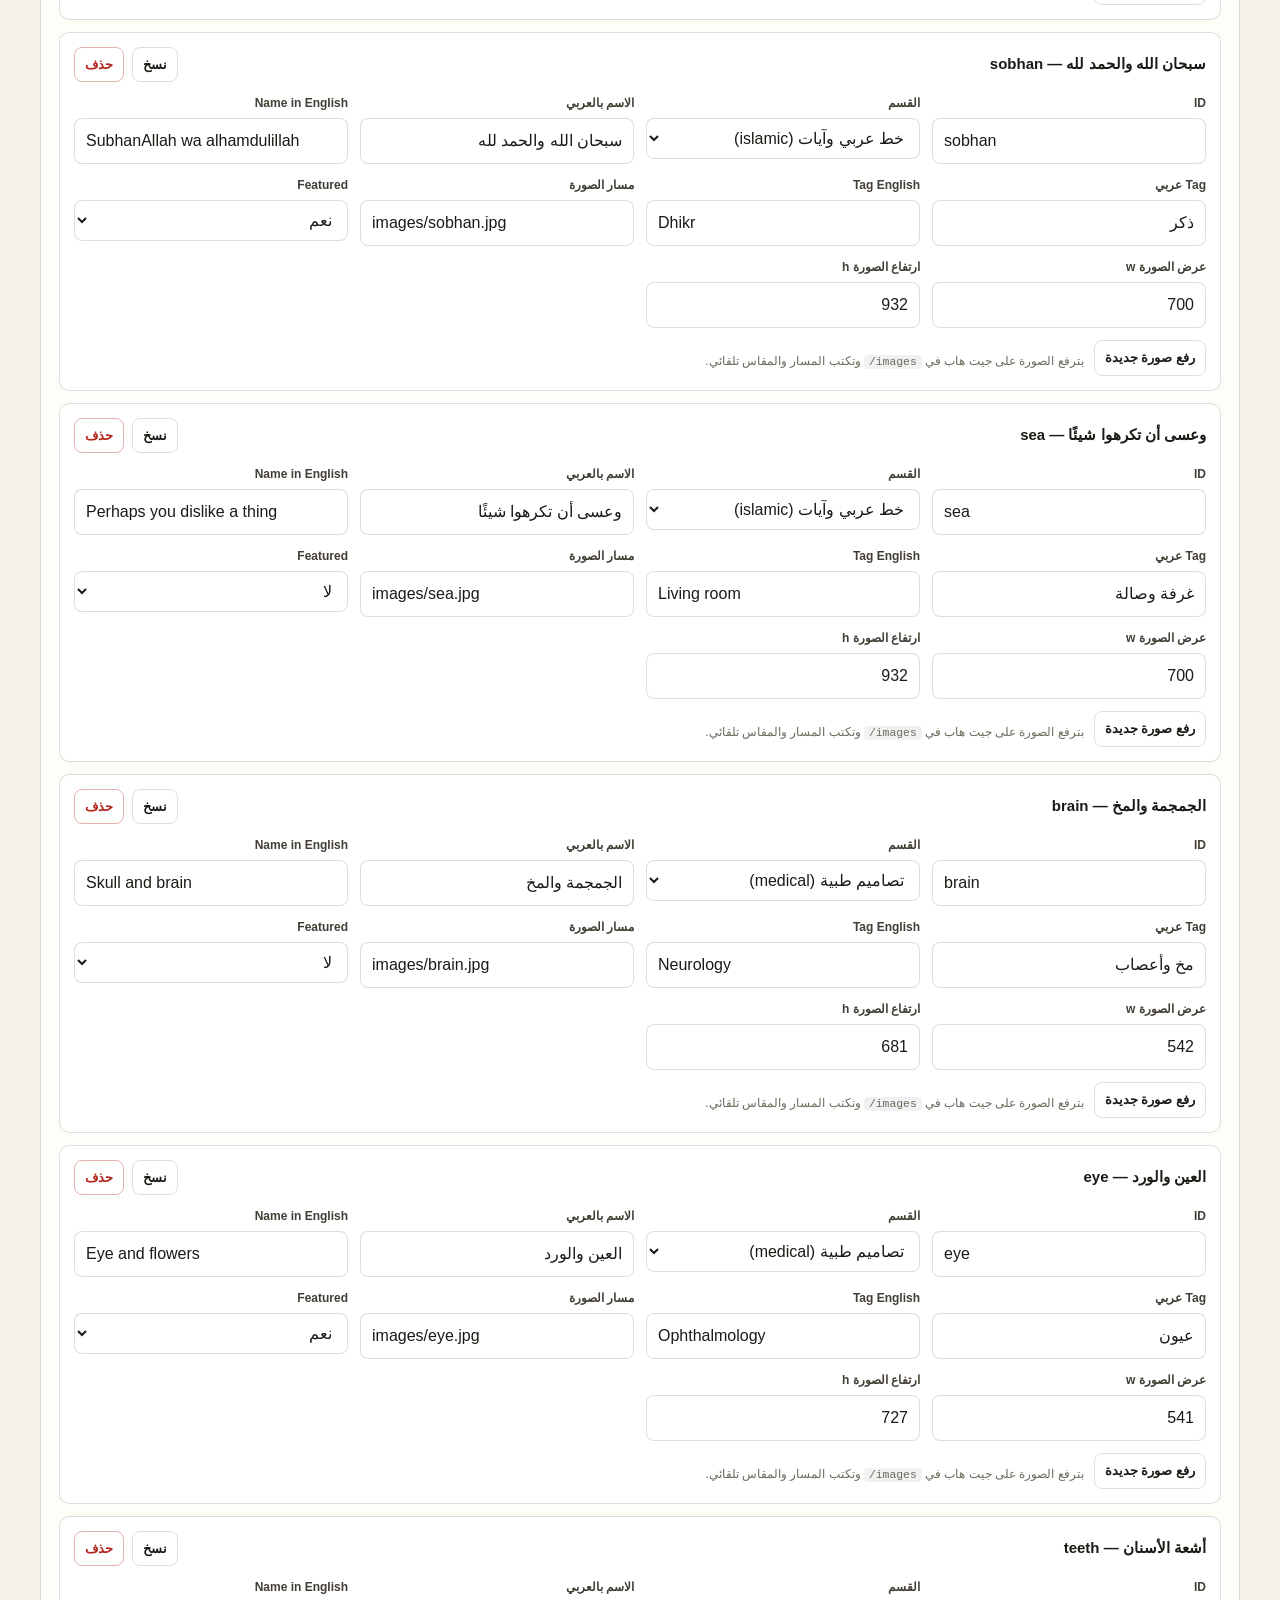
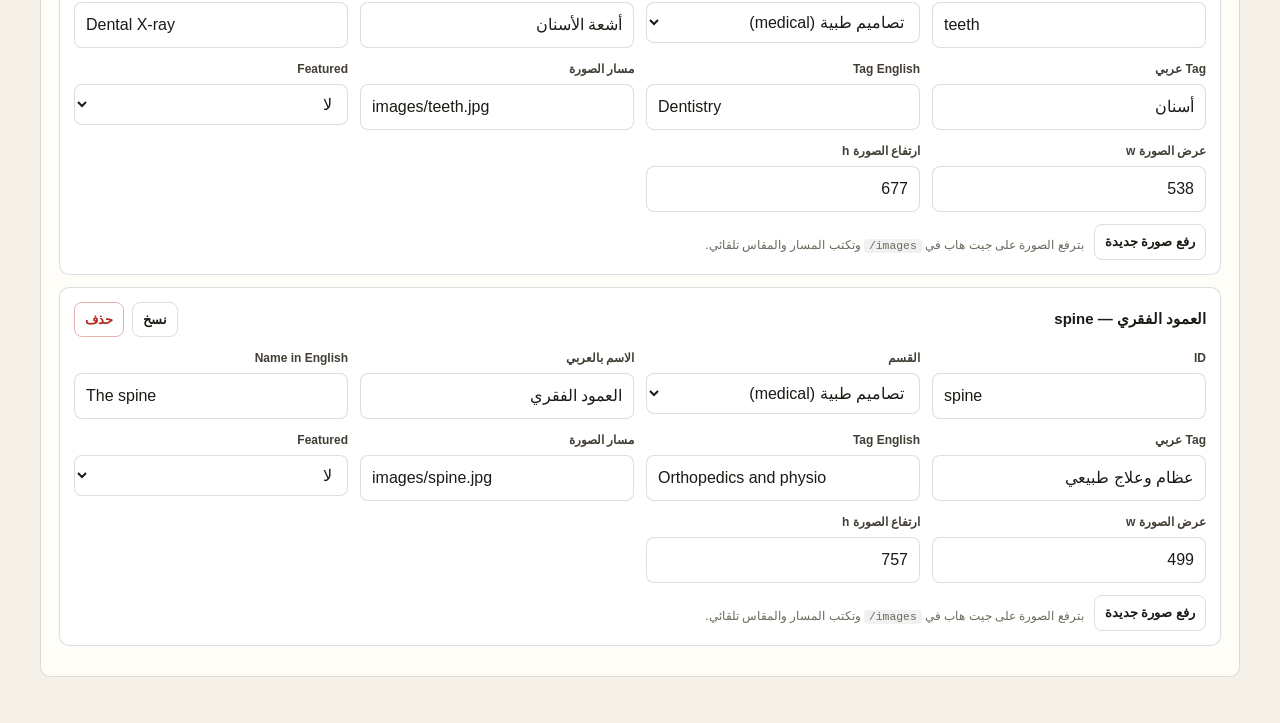
<file: admin.html>
<!doctype html>
<html lang="ar" dir="rtl">
<head>
  <meta charset="utf-8">
  <meta name="viewport" content="width=device-width, initial-scale=1">
  <title>VYBE Admin</title>
  <link rel="stylesheet" href="assets/css/admin.css">
</head>
<body>
  <div class="wrap">
    <header class="top">
      <div>
        <p class="eyebrow">VYBE LOCAL ADMIN</p>
        <h1>إدارة الكتالوج</h1>
        <p class="muted">عدّل المنتجات والإعدادات، ثم اضغط "تحميل catalog.js" واستبدل الملف القديم في <code>data/catalog.js</code>.</p>
      </div>
      <div class="top-actions">
        <button class="btn btn--ghost" id="resetBtn" type="button">إعادة تحميل البيانات</button>
        <button class="btn btn--ghost" id="downloadBtn" type="button">تحميل catalog.js</button>
        <button class="btn" id="publishBtn" type="button">حفظ ونشر على الموقع</button>
      </div>
    </header>

    <p class="status" id="status" role="status" hidden></p>

    <section class="panel">
      <div class="panel-head">
        <h2>ربط جيت هاب</h2>
        <button class="btn btn--ghost btn--sm" id="ghSaveBtn" type="button">حفظ الإعدادات في المتصفح</button>
      </div>
      <div class="grid grid-4">
        <label class="field"><span>اسم الحساب (Owner)</span><input id="ghOwner" type="text" dir="ltr" placeholder="username"></label>
        <label class="field"><span>اسم الريبو (Repo)</span><input id="ghRepo" type="text" dir="ltr" placeholder="vybe-site"></label>
        <label class="field"><span>الـ Branch</span><input id="ghBranch" type="text" dir="ltr" placeholder="main"></label>
        <label class="field"><span>فولدر الموقع داخل الريبو (اختياري)</span><input id="ghBase" type="text" dir="ltr" placeholder="سيبه فاضي لو الملفات في الجذر"></label>
      </div>
      <label class="field" style="margin-top:12px"><span>GitHub Token</span><input id="ghToken" type="password" dir="ltr" autocomplete="off" placeholder="github_pat_..."></label>
      <p class="muted small">التوكن بيتحفظ في متصفحك أنت بس ومش بيتكتب في أي ملف. اعمله من GitHub ← Settings ← Developer settings ← Fine-grained tokens، على الريبو ده بس، بصلاحية <code>Contents: Read and write</code>.</p>
    </section>

    <section class="panel">
      <div class="panel-head"><h2>الإعدادات</h2></div>
      <div class="grid grid-4">
        <label class="field"><span>واتساب (دولي بدون +)</span><input id="setWhatsapp" type="text" dir="ltr" placeholder="201508016013"></label>
        <label class="field"><span>الرقم الظاهر</span><input id="setDisplay" type="text" dir="ltr" placeholder="01508016013"></label>
        <label class="field"><span>TikTok username</span><input id="setTiktok" type="text" dir="ltr" placeholder="eg.vyb"></label>
        <label class="field"><span>Instagram username</span><input id="setInstagram" type="text" dir="ltr" placeholder=""></label>
      </div>
      <div class="grid grid-3" style="margin-top:12px">
        <label class="field"><span>سعر 20×30</span><input id="price20x30" type="number" min="0" step="1"></label>
        <label class="field"><span>سعر 30×40</span><input id="price30x40" type="number" min="0" step="1"></label>
        <label class="field"><span>سعر 40×50</span><input id="price40x50" type="number" min="0" step="1"></label>
      </div>
    </section>

    <section class="panel">
      <div class="panel-head">
        <h2>الأقسام</h2>
        <button class="btn btn--ghost btn--sm" id="addCatBtn" type="button">+ إضافة قسم</button>
      </div>
      <div class="table-wrap">
        <table class="table" id="catsTable">
          <thead><tr><th>ID</th><th>عربي</th><th>English</th><th></th></tr></thead>
          <tbody></tbody>
        </table>
      </div>
      <p class="muted small">الـ ID يستخدم في المنتجات (مثال: <code>islamic</code>). لا تستخدم مسافات.</p>
    </section>

    <section class="panel">
      <div class="panel-head">
        <h2>المنتجات</h2>
        <button class="btn btn--ghost btn--sm" id="addPosterBtn" type="button">+ إضافة منتج</button>
      </div>
      <div id="posters"></div>
    </section>
  </div>

  <template id="posterTpl">
    <article class="poster-card">
      <div class="poster-card__head">
        <strong class="poster-title"></strong>
        <div class="row-actions">
          <button class="btn btn--ghost btn--sm" data-act="dup" type="button">نسخ</button>
          <button class="btn btn--danger btn--sm" data-act="del" type="button">حذف</button>
        </div>
      </div>
      <div class="grid grid-4">
        <label class="field"><span>ID</span><input data-k="id" type="text" dir="ltr"></label>
        <label class="field"><span>القسم</span><select data-k="cat"></select></label>
        <label class="field"><span>الاسم بالعربي</span><input data-k="ar" type="text"></label>
        <label class="field"><span>Name in English</span><input data-k="en" type="text" dir="ltr"></label>
        <label class="field"><span>Tag عربي</span><input data-k="tagAr" type="text"></label>
        <label class="field"><span>Tag English</span><input data-k="tagEn" type="text" dir="ltr"></label>
        <label class="field"><span>مسار الصورة</span><input data-k="img" type="text" dir="ltr" placeholder="images/file.jpg"></label>
        <label class="field"><span>Featured</span><select data-k="featured"><option value="">لا</option><option value="true">نعم</option></select></label>
        <label class="field"><span>عرض الصورة w</span><input data-k="w" type="number" min="1" step="1"></label>
        <label class="field"><span>ارتفاع الصورة h</span><input data-k="h" type="number" min="1" step="1"></label>
      </div>
      <div class="upload-row">
        <label class="btn btn--ghost btn--sm upload-btn">رفع صورة جديدة<input type="file" accept="image/*" data-upload hidden></label>
        <span class="muted small">بترفع الصورة على جيت هاب في <code>images/</code> وتكتب المسار والمقاس تلقائي.</span>
      </div>
    </article>
  </template>

  <script src="data/catalog.js"></script>
  <script src="assets/js/admin.js"></script>
</body>
</html>
</file>
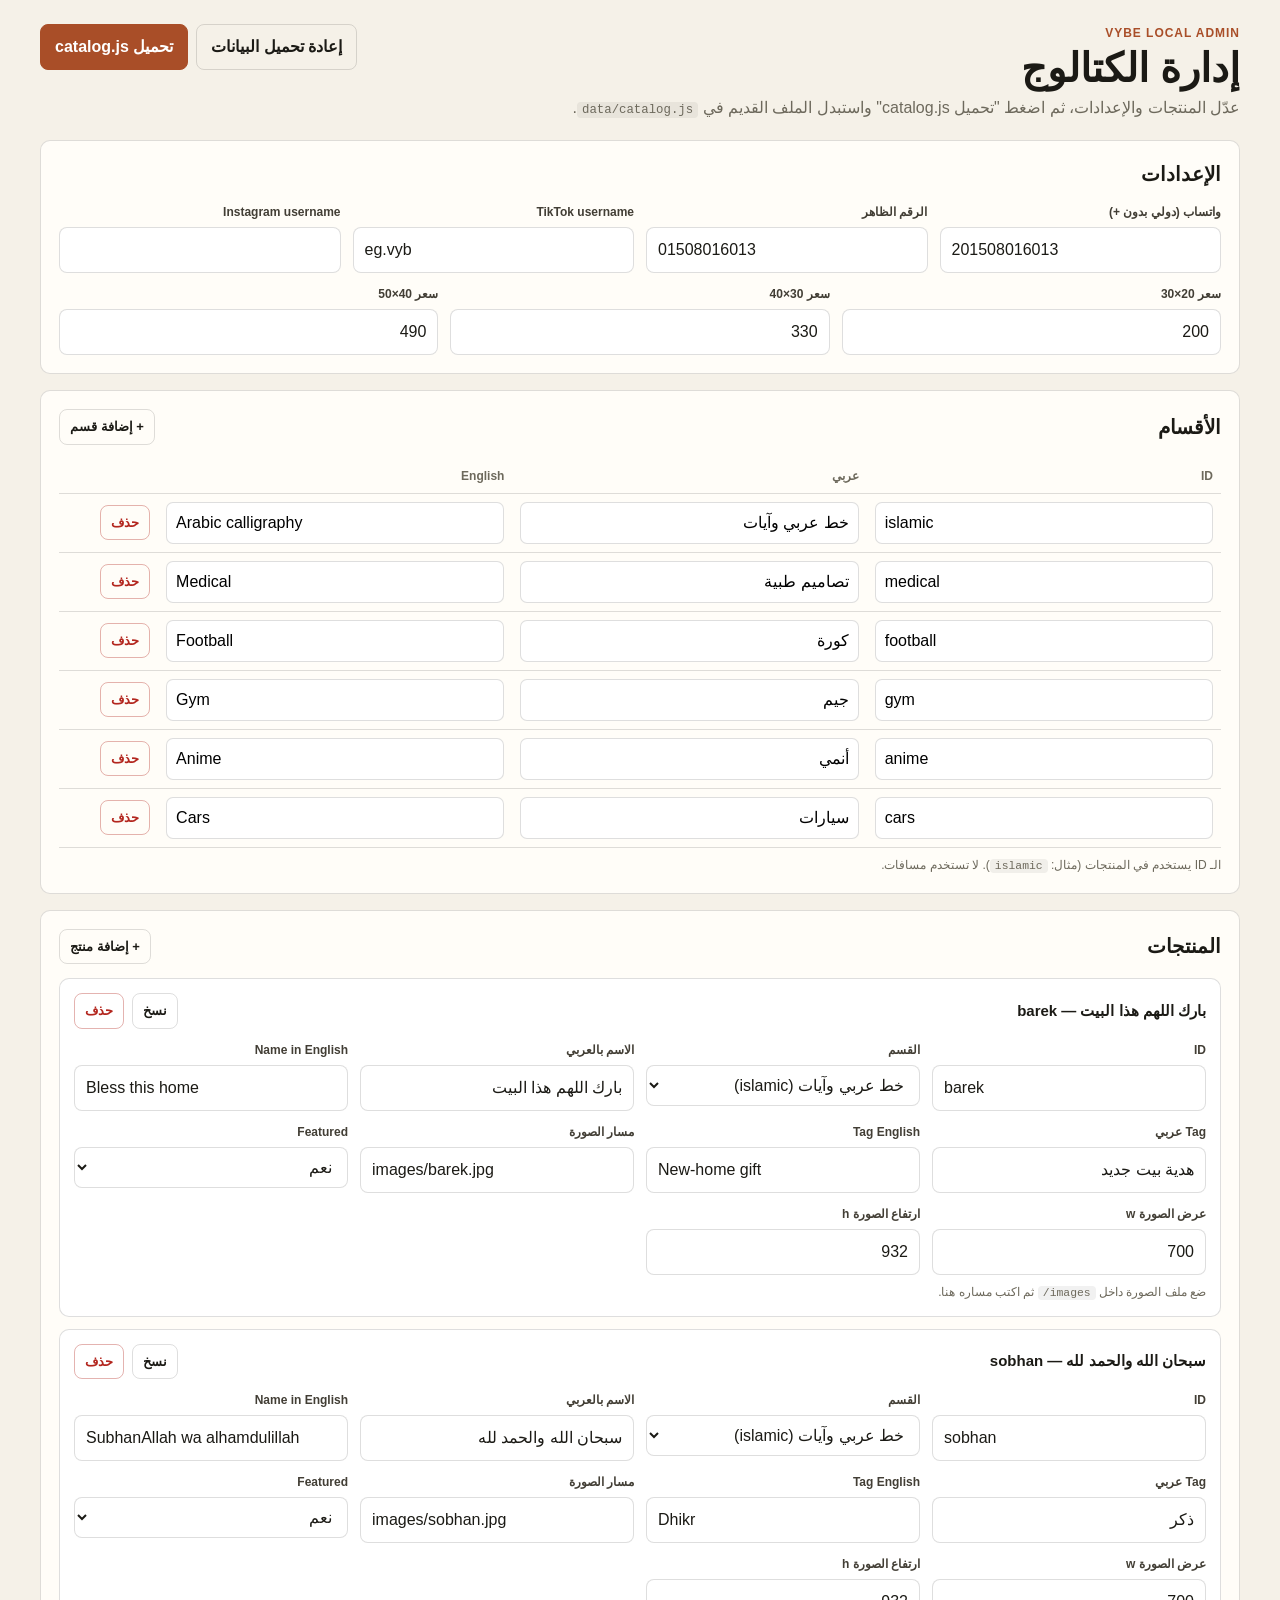
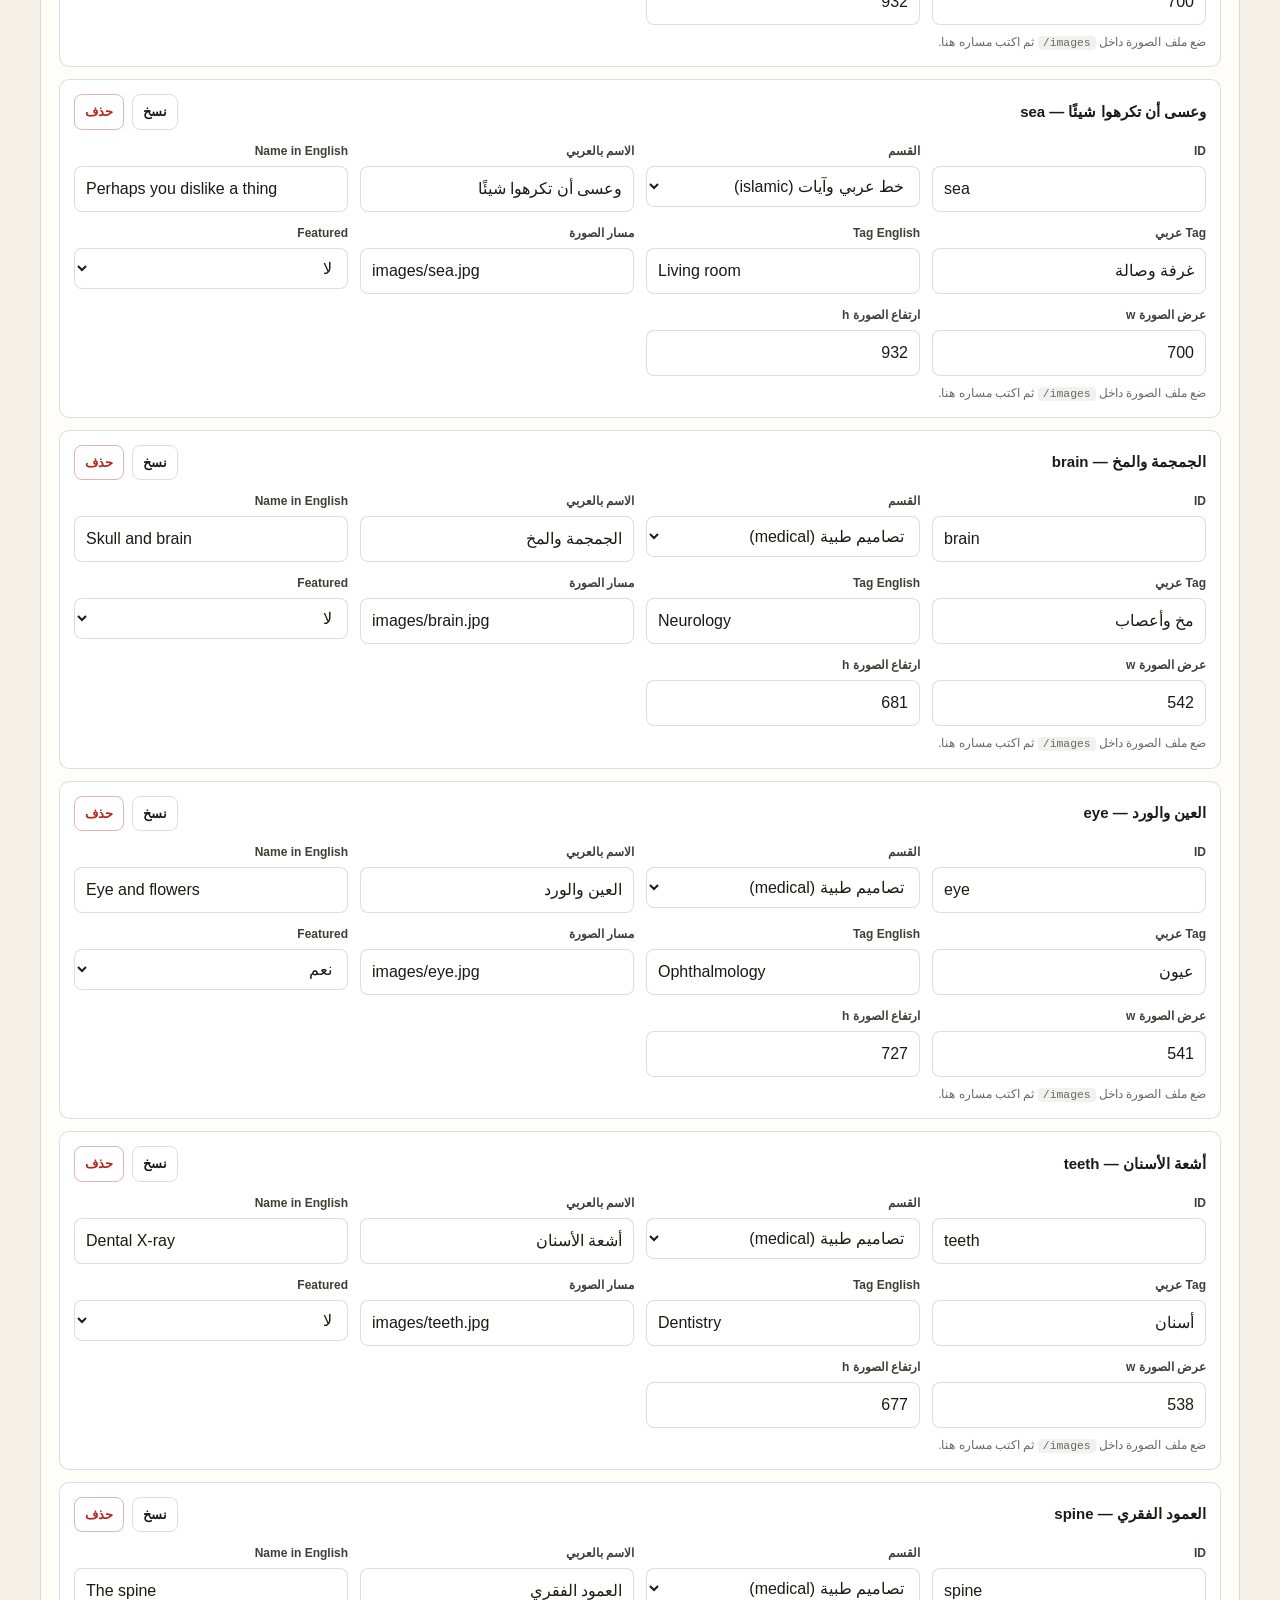
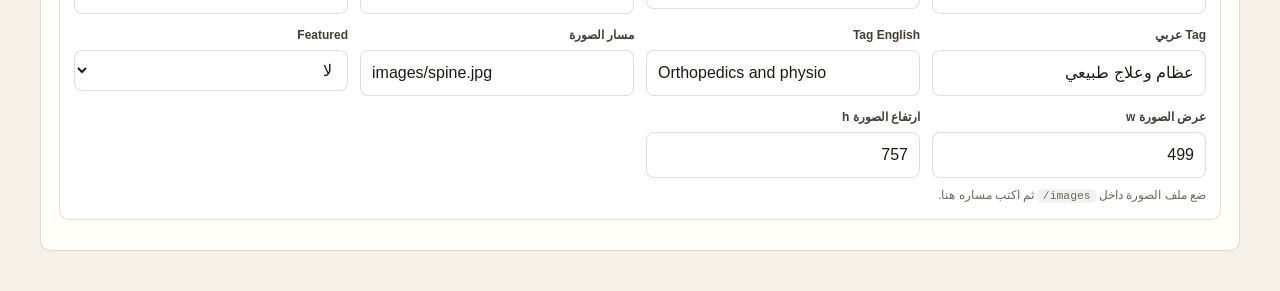
<file: VYBE-site/admin.html>
<!doctype html>
<html lang="ar" dir="rtl">
<head>
  <meta charset="utf-8">
  <meta name="viewport" content="width=device-width, initial-scale=1">
  <title>VYBE Admin</title>
  <link rel="stylesheet" href="assets/css/admin.css">
</head>
<body>
  <div class="wrap">
    <header class="top">
      <div>
        <p class="eyebrow">VYBE LOCAL ADMIN</p>
        <h1>إدارة الكتالوج</h1>
        <p class="muted">عدّل المنتجات والإعدادات، ثم اضغط "تحميل catalog.js" واستبدل الملف القديم في <code>data/catalog.js</code>.</p>
      </div>
      <div class="top-actions">
        <button class="btn btn--ghost" id="resetBtn" type="button">إعادة تحميل البيانات</button>
        <button class="btn" id="downloadBtn" type="button">تحميل catalog.js</button>
      </div>
    </header>

    <section class="panel">
      <div class="panel-head"><h2>الإعدادات</h2></div>
      <div class="grid grid-4">
        <label class="field"><span>واتساب (دولي بدون +)</span><input id="setWhatsapp" type="text" dir="ltr" placeholder="201508016013"></label>
        <label class="field"><span>الرقم الظاهر</span><input id="setDisplay" type="text" dir="ltr" placeholder="01508016013"></label>
        <label class="field"><span>TikTok username</span><input id="setTiktok" type="text" dir="ltr" placeholder="eg.vyb"></label>
        <label class="field"><span>Instagram username</span><input id="setInstagram" type="text" dir="ltr" placeholder=""></label>
      </div>
      <div class="grid grid-3" style="margin-top:12px">
        <label class="field"><span>سعر 20×30</span><input id="price20x30" type="number" min="0" step="1"></label>
        <label class="field"><span>سعر 30×40</span><input id="price30x40" type="number" min="0" step="1"></label>
        <label class="field"><span>سعر 40×50</span><input id="price40x50" type="number" min="0" step="1"></label>
      </div>
    </section>

    <section class="panel">
      <div class="panel-head">
        <h2>الأقسام</h2>
        <button class="btn btn--ghost btn--sm" id="addCatBtn" type="button">+ إضافة قسم</button>
      </div>
      <div class="table-wrap">
        <table class="table" id="catsTable">
          <thead><tr><th>ID</th><th>عربي</th><th>English</th><th></th></tr></thead>
          <tbody></tbody>
        </table>
      </div>
      <p class="muted small">الـ ID يستخدم في المنتجات (مثال: <code>islamic</code>). لا تستخدم مسافات.</p>
    </section>

    <section class="panel">
      <div class="panel-head">
        <h2>المنتجات</h2>
        <button class="btn btn--ghost btn--sm" id="addPosterBtn" type="button">+ إضافة منتج</button>
      </div>
      <div id="posters"></div>
    </section>
  </div>

  <template id="posterTpl">
    <article class="poster-card">
      <div class="poster-card__head">
        <strong class="poster-title"></strong>
        <div class="row-actions">
          <button class="btn btn--ghost btn--sm" data-act="dup" type="button">نسخ</button>
          <button class="btn btn--danger btn--sm" data-act="del" type="button">حذف</button>
        </div>
      </div>
      <div class="grid grid-4">
        <label class="field"><span>ID</span><input data-k="id" type="text" dir="ltr"></label>
        <label class="field"><span>القسم</span><select data-k="cat"></select></label>
        <label class="field"><span>الاسم بالعربي</span><input data-k="ar" type="text"></label>
        <label class="field"><span>Name in English</span><input data-k="en" type="text" dir="ltr"></label>
        <label class="field"><span>Tag عربي</span><input data-k="tagAr" type="text"></label>
        <label class="field"><span>Tag English</span><input data-k="tagEn" type="text" dir="ltr"></label>
        <label class="field"><span>مسار الصورة</span><input data-k="img" type="text" dir="ltr" placeholder="images/file.jpg"></label>
        <label class="field"><span>Featured</span><select data-k="featured"><option value="">لا</option><option value="true">نعم</option></select></label>
        <label class="field"><span>عرض الصورة w</span><input data-k="w" type="number" min="1" step="1"></label>
        <label class="field"><span>ارتفاع الصورة h</span><input data-k="h" type="number" min="1" step="1"></label>
      </div>
      <p class="muted small poster-note">ضع ملف الصورة داخل <code>images/</code> ثم اكتب مساره هنا.</p>
    </article>
  </template>

  <script src="data/catalog.js"></script>
  <script src="assets/js/admin.js"></script>
</body>
</html>
</file>
<file: assets/css/style.css>
/* =========================================================
   VYBE — Art House
   A bilingual, editorial storefront for framed posters.
   ========================================================= */

/* ---------- 1. Tokens ---------- */
:root {
  --bg: #f4f0e6;
  --bg-2: #ebe5d7;
  --surface: #fbf8f1;
  --ink: #1b1a15;
  --ink-soft: #35332a;
  --muted: #6d695c;
  --line: rgba(27, 26, 21, 0.13);
  --line-strong: rgba(27, 26, 21, 0.3);
  --accent: #a94e28;
  --accent-deep: #8d3f1e;
  --brass: #a57c45;
  --wa: #1e6b45;
  --wa-deep: #175536;
  --frame: #17150f;
  --mat: #f7f2e7;
  --danger: #a3301f;

  --night: #17150f;
  --night-2: #201d16;
  --night-ink: #f5efe2;
  --night-muted: #b9b2a2;
  --night-line: rgba(245, 239, 226, 0.16);

  --font-ar-display: "Alexandria", "IBM Plex Sans Arabic", Tahoma, sans-serif;
  --font-ar-body: "IBM Plex Sans Arabic", "Alexandria", Tahoma, sans-serif;
  --font-en: "Inter", "Segoe UI", Arial, sans-serif;
  --font-serif: "Cormorant Garamond", Georgia, "Times New Roman", serif;
  --font-body: var(--font-en);
  --font-display: var(--font-serif);

  --shadow-soft: 0 24px 60px -34px rgba(20, 18, 12, 0.45);
  --shadow-frame: 0 28px 46px -24px rgba(15, 13, 8, 0.6);
  --ease: cubic-bezier(0.2, 0.7, 0.2, 1);
  --header-h: 76px;
  color-scheme: light;
}

html[lang="ar"] {
  --font-body: var(--font-ar-body);
  --font-display: var(--font-ar-display);
}

html[data-theme="dark"] {
  --bg: #14130f;
  --bg-2: #1b1913;
  --surface: #1e1c15;
  --ink: #f2ede0;
  --ink-soft: #d9d3c3;
  --muted: #a9a290;
  --line: rgba(242, 237, 224, 0.14);
  --line-strong: rgba(242, 237, 224, 0.32);
  --accent: #d0875f;
  --accent-deep: #e19b74;
  --brass: #c7a06b;
  --frame: #090806;
  --mat: #ece5d4;
  color-scheme: dark;
}

@media (prefers-color-scheme: dark) {
  html:not([data-theme="light"]) {
    --bg: #14130f;
    --bg-2: #1b1913;
    --surface: #1e1c15;
    --ink: #f2ede0;
    --ink-soft: #d9d3c3;
    --muted: #a9a290;
    --line: rgba(242, 237, 224, 0.14);
    --line-strong: rgba(242, 237, 224, 0.32);
    --accent: #d0875f;
    --accent-deep: #e19b74;
    --brass: #c7a06b;
    --frame: #090806;
    --mat: #ece5d4;
    color-scheme: dark;
  }
}

/* ---------- 2. Base ---------- */
*,
*::before,
*::after { box-sizing: border-box; }

html {
  scroll-behavior: smooth;
  scroll-padding-top: calc(var(--header-h) + 20px);
  -webkit-text-size-adjust: 100%;
}

body {
  margin: 0;
  background: var(--bg);
  color: var(--ink);
  font-family: var(--font-body);
  font-size: 16px;
  line-height: 1.75;
  -webkit-font-smoothing: antialiased;
  text-rendering: optimizeLegibility;
  overflow-x: hidden;
}

body.no-scroll { overflow: hidden; }

body::before {
  content: "";
  position: fixed;
  inset: 0;
  z-index: 999;
  pointer-events: none;
  opacity: 0.028;
  background-image: url("data:image/svg+xml,%3Csvg xmlns='http://www.w3.org/2000/svg' width='180' height='180'%3E%3Cfilter id='n'%3E%3CfeTurbulence type='fractalNoise' baseFrequency='0.82' numOctaves='3' stitchTiles='stitch'/%3E%3C/filter%3E%3Crect width='100%25' height='100%25' filter='url(%23n)'/%3E%3C/svg%3E");
}

img { display: block; max-width: 100%; }
a { color: inherit; text-decoration: none; }
button, input, select, textarea { font: inherit; color: inherit; }
button { background: none; border: 0; cursor: pointer; }
h1, h2, h3, h4, p, figure { margin: 0; }
ul, ol { margin: 0; padding: 0; list-style: none; }
bdi { unicode-bidi: isolate; }

::selection { background: var(--accent); color: #fff; }

:focus-visible {
  outline: 2px solid var(--accent);
  outline-offset: 3px;
}

.skip-link {
  position: fixed;
  top: -100px;
  inset-inline-start: 16px;
  z-index: 200;
  padding: 10px 18px;
  background: var(--ink);
  color: var(--bg);
  font-size: 0.85rem;
  transition: top 0.2s;
}
.skip-link:focus { top: 16px; }

/* ---------- 3. Utilities ---------- */
.container {
  width: min(calc(100% - 48px), 1240px);
  margin-inline: auto;
}

.section { padding-block: clamp(72px, 9vw, 132px); }
.section--tight { padding-block: clamp(56px, 6vw, 88px); }

h1, h2, h3, h4 {
  font-family: var(--font-display);
  font-weight: 600;
  line-height: 1.12;
  text-wrap: balance;
}

html[lang="ar"] h1,
html[lang="ar"] h2,
html[lang="ar"] h3,
html[lang="ar"] h4 {
  font-weight: 700;
  line-height: 1.35;
}

h2 { font-size: clamp(2rem, 4.2vw, 3.5rem); letter-spacing: -0.015em; }

.eyebrow {
  display: flex;
  align-items: center;
  gap: 12px;
  color: var(--muted);
  font-family: var(--font-en);
  font-size: 0.69rem;
  font-weight: 600;
  letter-spacing: 0.18em;
  line-height: 1.4;
  text-transform: uppercase;
}
.eyebrow::before {
  content: "";
  width: 30px;
  height: 1px;
  flex: none;
  background: var(--accent);
}
html[lang="ar"] .eyebrow {
  font-family: var(--font-ar-body);
  font-size: 0.78rem;
  font-weight: 500;
  letter-spacing: 0;
}
.eyebrow--light { color: var(--night-muted); }
.eyebrow--light::before { background: var(--accent); }

.lead {
  color: var(--muted);
  font-size: clamp(1rem, 1.3vw, 1.1rem);
  line-height: 1.9;
  max-width: 46ch;
}

.section-head {
  display: grid;
  grid-template-columns: minmax(0, 1fr) minmax(0, 0.72fr);
  gap: 32px 64px;
  align-items: end;
  margin-bottom: clamp(36px, 4.5vw, 56px);
}
.section-head h2 { margin-top: 14px; }
.section-head .lead { margin-top: 12px; }
.section-head__aside {
  display: flex;
  flex-direction: column;
  align-items: flex-start;
  gap: 12px;
  padding-bottom: 6px;
}
.section-head__aside .lead { font-size: 0.95rem; }

/* ---------- 4. Buttons ---------- */
.btn {
  --btn-bg: var(--ink);
  --btn-ink: var(--bg);
  position: relative;
  display: inline-flex;
  align-items: center;
  justify-content: center;
  gap: 10px;
  min-height: 50px;
  padding: 0 26px;
  border: 1px solid var(--btn-bg);
  border-radius: 2px;
  background: var(--btn-bg);
  color: var(--btn-ink);
  font-family: var(--font-body);
  font-size: 0.88rem;
  font-weight: 600;
  line-height: 1.2;
  text-align: center;
  cursor: pointer;
  transition: background 0.25s var(--ease), color 0.25s var(--ease), border-color 0.25s var(--ease), transform 0.25s var(--ease);
}
.btn:hover { transform: translateY(-2px); }
.btn:active { transform: translateY(0); }
.btn svg {
  width: 17px;
  height: 17px;
  flex: none;
  transition: transform 0.25s var(--ease);
}
html[dir="rtl"] .btn svg.arrow { transform: scaleX(-1); }
.btn:hover svg.arrow { transform: translateX(4px); }
html[dir="rtl"] .btn:hover svg.arrow { transform: scaleX(-1) translateX(4px); }

.btn--accent { --btn-bg: var(--accent); --btn-ink: #fff; }
.btn--accent:hover { --btn-bg: var(--accent-deep); }
.btn--ink { --btn-bg: var(--ink); --btn-ink: var(--bg); }
.btn--ink:hover { --btn-bg: var(--accent); --btn-ink: #fff; }
.btn--outline {
  --btn-bg: transparent;
  --btn-ink: var(--ink);
  border-color: var(--line-strong);
}
.btn--outline:hover {
  --btn-bg: var(--ink);
  --btn-ink: var(--bg);
  border-color: var(--ink);
}
.btn--cream {
  --btn-bg: var(--night-ink);
  --btn-ink: var(--night);
  border-color: var(--night-ink);
}
.btn--cream:hover { --btn-bg: var(--accent); --btn-ink: #fff; border-color: var(--accent); }
.btn--wa { --btn-bg: var(--wa); --btn-ink: #fff; border-color: var(--wa); }
.btn--wa:hover { --btn-bg: var(--wa-deep); border-color: var(--wa-deep); }
.btn--small { min-height: 40px; padding-inline: 18px; font-size: 0.8rem; }
.btn--block { width: 100%; }
.btn[disabled] { opacity: 0.45; cursor: not-allowed; transform: none; }

.text-link {
  display: inline-flex;
  align-items: center;
  gap: 8px;
  font-size: 0.83rem;
  font-weight: 600;
  color: var(--ink);
  border-bottom: 1px solid var(--line-strong);
  padding-bottom: 3px;
  transition: color 0.2s, border-color 0.2s;
}
.text-link:hover { color: var(--accent); border-color: var(--accent); }
.text-link svg { width: 14px; height: 14px; }
html[dir="rtl"] .text-link svg { transform: scaleX(-1); }

/* ---------- 5. Announcement ---------- */
.announce {
  position: relative;
  z-index: 51;
  overflow: hidden;
  background: var(--night);
  color: var(--night-ink);
  border-bottom: 1px solid rgba(245, 239, 226, 0.12);
}
.announce__track {
  display: flex;
  align-items: center;
  width: max-content;
  padding-block: 9px;
  animation: marquee 38s linear infinite;
}
.announce__group {
  display: flex;
  align-items: center;
  flex: none;
}
.announce__item {
  display: inline-flex;
  align-items: center;
  gap: 10px;
  padding-inline: 22px;
  font-size: 0.72rem;
  font-weight: 500;
  letter-spacing: 0.02em;
  white-space: nowrap;
}
.announce__item::after {
  content: "✦";
  color: var(--accent);
  font-size: 0.62rem;
  margin-inline-start: 10px;
}
@keyframes marquee {
  from { transform: translateX(0); }
  to { transform: translateX(-50%); }
}

/* ---------- 6. Header ---------- */
.site-head {
  position: sticky;
  top: 0;
  z-index: 50;
  height: var(--header-h);
  background: var(--bg);
  background: color-mix(in srgb, var(--bg) 90%, transparent);
  border-bottom: 1px solid transparent;
  backdrop-filter: blur(18px);
  -webkit-backdrop-filter: blur(18px);
  transition: border-color 0.3s, box-shadow 0.3s, background 0.3s;
}
.site-head.is-scrolled {
  border-bottom-color: var(--line);
  box-shadow: 0 12px 30px -24px rgba(20, 18, 12, 0.4);
}
.head-inner {
  display: flex;
  align-items: center;
  gap: 28px;
  height: 100%;
}

.brand {
  display: inline-flex;
  align-items: center;
  gap: 12px;
  flex: none;
}
.brand__mark {
  width: 30px;
  height: 30px;
  color: var(--ink);
}
.brand__mark rect,
.brand__mark path { vector-effect: non-scaling-stroke; }
.brand__word {
  direction: ltr;
  font-family: var(--font-en);
  font-size: 1.02rem;
  font-weight: 600;
  letter-spacing: 0.34em;
  line-height: 1;
  color: var(--ink);
}
.brand__word::after {
  content: "";
  display: inline-block;
  width: 5px;
  height: 5px;
  margin-inline-start: 2px;
  margin-bottom: 1px;
  border-radius: 50%;
  background: var(--accent);
}
.brand__sub {
  direction: ltr;
  font-family: var(--font-en);
  font-size: 0.52rem;
  font-weight: 500;
  letter-spacing: 0.22em;
  color: var(--muted);
  border-inline-start: 1px solid var(--line);
  padding-inline-start: 12px;
  line-height: 1.2;
}
.main-nav {
  display: flex;
  align-items: center;
  gap: 26px;
  margin-inline-start: 12px;
}
.main-nav a {
  position: relative;
  font-size: 0.83rem;
  font-weight: 500;
  color: var(--muted);
  padding-block: 6px;
  transition: color 0.2s;
}
.main-nav a::after {
  content: "";
  position: absolute;
  inset-inline: 0;
  bottom: 0;
  height: 1px;
  background: var(--ink);
  transform: scaleX(0);
  transform-origin: inline-start;
  transition: transform 0.25s var(--ease);
}
.main-nav a:hover { color: var(--ink); }
.main-nav a:hover::after { transform: scaleX(1); }

.head-actions {
  display: flex;
  align-items: center;
  gap: 8px;
  margin-inline-start: auto;
}
.icon-btn {
  display: inline-flex;
  align-items: center;
  justify-content: center;
  width: 40px;
  height: 40px;
  border: 1px solid transparent;
  border-radius: 50%;
  color: var(--ink);
  transition: background 0.2s, border-color 0.2s;
}
.icon-btn:hover { background: var(--bg-2); border-color: var(--line); }
.icon-btn svg { width: 19px; height: 19px; }
.lang-btn {
  width: auto;
  padding-inline: 12px;
  border: 1px solid var(--line);
  border-radius: 999px;
  font-family: var(--font-en);
  font-size: 0.7rem;
  font-weight: 600;
  letter-spacing: 0.08em;
  height: 34px;
}
.lang-btn:hover { border-color: var(--line-strong); background: transparent; }
.cart-btn {
  display: inline-flex;
  align-items: center;
  gap: 9px;
  height: 40px;
  padding-inline: 12px;
  border-radius: 999px;
  font-size: 0.8rem;
  font-weight: 600;
  color: var(--ink);
  transition: background 0.2s;
}
.cart-btn:hover { background: var(--bg-2); }
.cart-btn svg { width: 19px; height: 19px; }
.cart-count {
  display: inline-flex;
  align-items: center;
  justify-content: center;
  min-width: 19px;
  height: 19px;
  padding-inline: 5px;
  border-radius: 999px;
  background: var(--accent);
  color: #fff;
  font-family: var(--font-en);
  font-size: 0.63rem;
  font-weight: 600;
  line-height: 1;
  transition: transform 0.3s var(--ease);
}
.cart-count.is-empty { display: none; }
.cart-count.bump { animation: bump 0.4s var(--ease); }
@keyframes bump {
  0% { transform: scale(1); }
  40% { transform: scale(1.4); }
  100% { transform: scale(1); }
}
.menu-btn { display: none; }

/* ---------- 7. Hero ---------- */
.hero {
  position: relative;
  padding-block: clamp(44px, 6vw, 88px) clamp(56px, 8vw, 112px);
  overflow: hidden;
}
.hero::before {
  content: "";
  position: absolute;
  inset: -20% -10% auto 40%;
  height: 80%;
  background: radial-gradient(closest-side, color-mix(in srgb, var(--accent) 9%, transparent), transparent 72%);
  pointer-events: none;
}
.hero-grid {
  position: relative;
  display: grid;
  grid-template-columns: minmax(0, 1.02fr) minmax(0, 0.98fr);
  gap: clamp(36px, 6vw, 80px);
  align-items: center;
}
.hero-copy { padding-block: 12px; }
.hero h1 {
  margin-top: 22px;
  font-size: clamp(3rem, 6.4vw, 5.7rem);
  letter-spacing: -0.02em;
}
html[lang="ar"] .hero h1 {
  font-size: clamp(2.9rem, 6vw, 5.4rem);
  line-height: 1.22;
  letter-spacing: -0.005em;
}
.hero-em {
  position: relative;
  display: inline-block;
  font-style: normal;
  color: var(--accent);
}
html[lang="en"] .hero-em {
  font-family: var(--font-serif);
  font-style: italic;
  font-weight: 500;
  letter-spacing: -0.01em;
}
.hero-em::after {
  content: "";
  position: absolute;
  inset-inline: 0;
  bottom: -0.1em;
  height: 0.05em;
  background: currentColor;
  opacity: 0.3;
  transform: rotate(-1.2deg);
}
.hero .lead { margin-top: 24px; max-width: 43ch; }
.hero-cta {
  display: flex;
  flex-wrap: wrap;
  gap: 12px;
  margin-top: 34px;
}
.hero-meta {
  display: flex;
  align-items: stretch;
  gap: 0;
  margin-top: clamp(34px, 4vw, 52px);
  padding-top: 24px;
  border-top: 1px solid var(--line);
  max-width: 480px;
}
.hero-stat {
  display: flex;
  flex-direction: column;
  gap: 2px;
  padding-inline: 24px;
  border-inline-start: 1px solid var(--line);
}
.hero-stat:first-child { padding-inline-start: 0; border-inline-start: 0; }
.hero-stat b {
  font-family: var(--font-ar-display);
  font-size: 1.28rem;
  font-weight: 600;
  line-height: 1.2;
  color: var(--ink);
}
.hero-stat span {
  color: var(--muted);
  font-size: 0.72rem;
  white-space: nowrap;
}

.hero-art {
  position: relative;
  aspect-ratio: 4 / 4.75;
  min-height: 480px;
  isolation: isolate;
}
.hero-arch {
  position: absolute;
  inset: 0;
  overflow: hidden;
  border: 1px solid var(--line);
  border-radius: 48% 48% 3px 3px / 38% 38% 3px 3px;
  background:
    radial-gradient(80% 55% at 50% 0%, rgba(255, 255, 255, 0.5), transparent 64%),
    linear-gradient(160deg, #e9e1d0 0%, #ded4bf 55%, #cfc3aa 100%);
  box-shadow:
    inset 0 0 90px rgba(113, 88, 52, 0.13),
    0 44px 80px -54px rgba(20, 18, 12, 0.55);
}
html[data-theme="dark"] .hero-arch {
  background:
    radial-gradient(80% 55% at 50% 0%, rgba(255, 255, 255, 0.08), transparent 64%),
    linear-gradient(160deg, #2b271e 0%, #242118 55%, #1c1a14 100%);
  box-shadow:
    inset 0 0 90px rgba(0, 0, 0, 0.35),
    0 44px 80px -54px rgba(0, 0, 0, 0.8);
}
@media (prefers-color-scheme: dark) {
  html:not([data-theme="light"]) .hero-arch {
    background:
      radial-gradient(80% 55% at 50% 0%, rgba(255, 255, 255, 0.08), transparent 64%),
      linear-gradient(160deg, #2b271e 0%, #242118 55%, #1c1a14 100%);
    box-shadow:
      inset 0 0 90px rgba(0, 0, 0, 0.35),
      0 44px 80px -54px rgba(0, 0, 0, 0.8);
  }
}
.hero-arch::before {
  content: "";
  position: absolute;
  inset: 0;
  opacity: 0.35;
  background-image: url("data:image/svg+xml,%3Csvg xmlns='http://www.w3.org/2000/svg' width='160' height='160'%3E%3Cfilter id='n'%3E%3CfeTurbulence type='fractalNoise' baseFrequency='0.9' numOctaves='2' stitchTiles='stitch'/%3E%3C/filter%3E%3Crect width='100%25' height='100%25' filter='url(%23n)' opacity='0.4'/%3E%3C/svg%3E");
  mix-blend-mode: multiply;
  pointer-events: none;
}
.hero-frame {
  position: absolute;
  background: var(--mat);
  border: 8px solid var(--frame);
  box-shadow: var(--shadow-frame);
  transition: transform 0.6s var(--ease);
}
.hero-frame img {
  width: 100%;
  height: 100%;
  object-fit: cover;
}
.hero-frame--main {
  z-index: 3;
  top: 12%;
  left: 27%;
  width: 46%;
  aspect-ratio: 3 / 4;
  padding: 12px;
  transform: rotate(0.6deg);
}
.hero-frame--main img { aspect-ratio: 3 / 4; }
.hero-frame--left {
  z-index: 2;
  top: 42%;
  left: 4%;
  width: 30%;
  aspect-ratio: 3 / 4.2;
  padding: 8px;
  transform: rotate(-4.5deg);
}
.hero-frame--left img { aspect-ratio: 3 / 4.2; }
.hero-frame--right {
  z-index: 1;
  top: 37%;
  right: 3%;
  width: 29%;
  aspect-ratio: 3 / 4.35;
  padding: 8px;
  transform: rotate(3.6deg);
}
.hero-frame--right img { aspect-ratio: 3 / 4.35; }
.hero-art:hover .hero-frame--main { transform: rotate(0.2deg) translateY(-4px); }
.hero-art:hover .hero-frame--left { transform: rotate(-4deg) translateY(-2px); }
.hero-art:hover .hero-frame--right { transform: rotate(3.1deg) translateY(-2px); }

.hero-stamp {
  position: absolute;
  z-index: 5;
  inset-inline-start: -26px;
  bottom: 18px;
  display: grid;
  place-items: center;
  width: 118px;
  height: 118px;
  border-radius: 50%;
  background: var(--bg);
  border: 1px solid var(--line-strong);
  box-shadow: var(--shadow-soft);
}
.hero-stamp__ring {
  position: absolute;
  inset: 7px;
  width: calc(100% - 14px);
  height: calc(100% - 14px);
  animation: spin 34s linear infinite;
}
.hero-stamp__ring text {
  fill: var(--muted);
  font-family: var(--font-en);
  font-size: 7.4px;
  font-weight: 500;
  letter-spacing: 0.18em;
}
.hero-stamp__core {
  display: flex;
  flex-direction: column;
  align-items: center;
  gap: 3px;
  color: var(--ink);
}
.hero-stamp__core svg { width: 20px; height: 20px; color: var(--accent); }
.hero-stamp__core span {
  font-family: var(--font-en);
  font-size: 0.47rem;
  font-weight: 600;
  letter-spacing: 0.16em;
  line-height: 1.3;
  text-align: center;
}
@keyframes spin { to { transform: rotate(360deg); } }

.hero-caption {
  position: absolute;
  z-index: 4;
  inset-inline-end: 18px;
  bottom: -8px;
  display: flex;
  align-items: center;
  gap: 8px;
  color: var(--muted);
  font-family: var(--font-en);
  font-size: 0.62rem;
  font-weight: 500;
  letter-spacing: 0.16em;
  text-transform: uppercase;
}
.hero-caption::before {
  content: "";
  width: 18px;
  height: 1px;
  background: var(--line-strong);
}

/* ---------- 8. Feature strip ---------- */
.features { border-block: 1px solid var(--line); }
.features-grid {
  display: grid;
  grid-template-columns: repeat(4, minmax(0, 1fr));
}
.feature {
  display: flex;
  align-items: flex-start;
  gap: 14px;
  padding: 26px 24px;
  border-inline-start: 1px solid var(--line);
}
.feature:first-child { border-inline-start: 0; padding-inline-start: 0; }
.feature:last-child { padding-inline-end: 0; }
.feature svg {
  width: 23px;
  height: 23px;
  flex: none;
  margin-top: 2px;
  color: var(--accent);
  stroke-width: 1.4;
}
.feature b {
  display: block;
  font-size: 0.87rem;
  font-weight: 600;
  line-height: 1.4;
}
.feature span {
  display: block;
  margin-top: 2px;
  color: var(--muted);
  font-size: 0.76rem;
  line-height: 1.55;
}

/* ---------- 9. Collection ---------- */
.collection-head {
  display: grid;
  grid-template-columns: minmax(0, 1fr) minmax(0, 0.66fr);
  gap: 32px 64px;
  align-items: end;
  margin-bottom: 34px;
}
.collection-head h2 { margin-top: 14px; }
.collection-head .lead { margin-top: 12px; }

.filters {
  display: flex;
  flex-wrap: wrap;
  gap: 6px;
  padding-bottom: 18px;
  margin-bottom: 30px;
  border-bottom: 1px solid var(--line);
}
.filter {
  min-height: 36px;
  padding-inline: 16px;
  border: 1px solid transparent;
  border-radius: 999px;
  color: var(--muted);
  font-size: 0.8rem;
  font-weight: 500;
  transition: color 0.2s, background 0.2s, border-color 0.2s;
}
.filter:hover { color: var(--ink); background: var(--bg-2); }
.filter[aria-pressed="true"] {
  background: var(--ink);
  border-color: var(--ink);
  color: var(--bg);
}
.filter small {
  margin-inline-start: 5px;
  font-family: var(--font-en);
  font-size: 0.66rem;
  opacity: 0.6;
}

.products {
  display: grid;
  grid-template-columns: repeat(4, minmax(0, 1fr));
  gap: clamp(26px, 3.4vw, 44px) clamp(16px, 2vw, 26px);
}
.product { min-width: 0; }
.product-media {
  position: relative;
  display: grid;
  place-items: center;
  aspect-ratio: 4 / 5;
  padding: 26px;
  overflow: hidden;
  border: 1px solid var(--line);
  background:
    radial-gradient(80% 65% at 50% 30%, var(--surface), transparent 75%),
    var(--bg-2);
  transition: border-color 0.35s, background 0.35s;
}
.product-media::after {
  content: "";
  position: absolute;
  inset: auto 12% -20px;
  height: 40px;
  border-radius: 50%;
  background: rgba(20, 18, 12, 0.18);
  filter: blur(18px);
  opacity: 0.55;
  transition: opacity 0.35s, transform 0.35s;
}
.product:hover .product-media { border-color: var(--line-strong); }
.product:hover .product-media::after { opacity: 0.8; transform: scale(1.06); }

.product-frame {
  position: relative;
  z-index: 1;
  width: 78%;
  padding: 9%;
  background: var(--mat);
  border: 8px solid var(--frame);
  box-shadow: 0 22px 36px -24px rgba(15, 13, 8, 0.55);
  transition: transform 0.45s var(--ease), box-shadow 0.45s var(--ease);
}
.product:hover .product-frame {
  transform: translateY(-7px) rotate(-0.4deg);
  box-shadow: 0 36px 50px -26px rgba(15, 13, 8, 0.62);
}
.product-frame img {
  width: 100%;
  height: 100%;
  aspect-ratio: auto;
  object-fit: contain;
}
.product-badge {
  position: absolute;
  z-index: 2;
  top: 12px;
  inset-inline-start: 12px;
  display: inline-flex;
  align-items: center;
  gap: 5px;
  padding: 4px 9px;
  border: 1px solid var(--line);
  border-radius: 999px;
  background: var(--surface);
  background: color-mix(in srgb, var(--bg) 82%, transparent);
  color: var(--muted);
  font-size: 0.6rem;
  font-weight: 500;
  line-height: 1.4;
  backdrop-filter: blur(6px);
}
.product-badge::before {
  content: "";
  width: 4px;
  height: 4px;
  border-radius: 50%;
  background: var(--accent);
}

.product-info { padding-top: 15px; }
.product-title-row {
  display: flex;
  align-items: baseline;
  justify-content: space-between;
  gap: 10px;
}
.product-title {
  font-family: var(--font-body);
  font-size: 0.95rem;
  font-weight: 600;
  line-height: 1.5;
  color: var(--ink);
}
.product-tag {
  flex: none;
  color: var(--accent);
  font-size: 0.67rem;
  font-weight: 500;
  white-space: nowrap;
}
.sizes {
  display: flex;
  gap: 4px;
  margin-top: 10px;
}
.size-opt {
  flex: 1;
  min-width: 0;
  min-height: 28px;
  padding-inline: 4px;
  border: 1px solid var(--line);
  border-radius: 2px;
  color: var(--muted);
  font-family: var(--font-en);
  font-size: 0.63rem;
  font-weight: 500;
  letter-spacing: 0.02em;
  transition: background 0.2s, color 0.2s, border-color 0.2s;
}
.size-opt:hover { border-color: var(--line-strong); color: var(--ink); }
.size-opt[aria-pressed="true"] {
  background: var(--ink);
  border-color: var(--ink);
  color: var(--bg);
}
.product-buy {
  display: flex;
  align-items: center;
  justify-content: space-between;
  gap: 10px;
  margin-top: 10px;
}
.product-price {
  display: flex;
  align-items: baseline;
  gap: 5px;
  font-family: var(--font-ar-display);
  font-size: 1.02rem;
  font-weight: 600;
  line-height: 1.2;
  font-variant-numeric: tabular-nums;
}
.product-price small {
  color: var(--muted);
  font-family: var(--font-body);
  font-size: 0.66rem;
  font-weight: 400;
}
.add-btn {
  display: inline-flex;
  align-items: center;
  justify-content: center;
  gap: 6px;
  min-height: 34px;
  padding-inline: 13px;
  border-radius: 999px;
  background: var(--ink);
  color: var(--bg);
  font-size: 0.68rem;
  font-weight: 600;
  transition: background 0.2s, transform 0.2s;
}
.add-btn:hover { background: var(--accent); color: #fff; transform: translateY(-1px); }
.add-btn svg { width: 13px; height: 13px; }

.product--cta .product-media {
  padding: 0;
  background:
    radial-gradient(120% 80% at 30% 0%, rgba(255, 255, 255, 0.07), transparent 60%),
    var(--night);
  border-color: var(--night);
}
.product--cta .product-media::after { display: none; }
.cta-card {
  position: relative;
  z-index: 1;
  display: flex;
  flex-direction: column;
  align-items: flex-start;
  justify-content: flex-end;
  gap: 14px;
  width: 100%;
  height: 100%;
  padding: 30px;
  color: var(--night-ink);
}
.cta-card__ghost {
  position: absolute;
  top: 10px;
  inset-inline-end: 18px;
  font-family: var(--font-en);
  font-size: 3.4rem;
  font-weight: 600;
  letter-spacing: 0.16em;
  line-height: 1;
  color: transparent;
  -webkit-text-stroke: 1px rgba(245, 239, 226, 0.16);
  pointer-events: none;
}
.cta-card h3 {
  font-family: var(--font-display);
  font-size: clamp(1.4rem, 2vw, 1.85rem);
  line-height: 1.35;
  color: var(--night-ink);
}
.cta-card p {
  color: var(--night-muted);
  font-size: 0.84rem;
  line-height: 1.7;
}
.cta-card .btn { margin-top: 8px; }

/* ---------- 10. Studio ---------- */
.studio {
  position: relative;
  overflow: hidden;
  background: var(--night);
  color: var(--night-ink);
  border-block: 1px solid var(--night-line);
}
.studio::before {
  content: "";
  position: absolute;
  inset: 0;
  background:
    radial-gradient(60% 45% at 20% 20%, rgba(208, 135, 95, 0.08), transparent 70%),
    radial-gradient(50% 40% at 90% 80%, rgba(165, 124, 69, 0.07), transparent 70%);
  pointer-events: none;
}
.studio .container { position: relative; }
.studio-grid {
  display: grid;
  grid-template-columns: minmax(0, 1.04fr) minmax(0, 0.96fr);
  gap: clamp(36px, 6vw, 84px);
  align-items: center;
}
.studio h2 { margin-top: 16px; color: var(--night-ink); }
.studio .lead {
  margin-top: 18px;
  color: var(--night-muted);
  max-width: 44ch;
  font-size: 0.97rem;
}

.studio-stage {
  position: relative;
  aspect-ratio: 4 / 4.9;
  min-height: 460px;
  overflow: hidden;
  border: 1px solid var(--night-line);
  background:
    radial-gradient(70% 45% at 50% 5%, rgba(255, 246, 224, 0.14), transparent 62%),
    linear-gradient(180deg, #2b271e 0%, #242118 62%, #1c1a14 100%);
  box-shadow: 0 40px 80px -50px rgba(0, 0, 0, 0.9);
}
.studio-stage::before {
  content: "";
  position: absolute;
  inset: 0;
  opacity: 0.3;
  background-image: url("data:image/svg+xml,%3Csvg xmlns='http://www.w3.org/2000/svg' width='160' height='160'%3E%3Cfilter id='n'%3E%3CfeTurbulence type='fractalNoise' baseFrequency='0.9' numOctaves='2' stitchTiles='stitch'/%3E%3C/filter%3E%3Crect width='100%25' height='100%25' filter='url(%23n)' opacity='0.45'/%3E%3C/svg%3E");
  mix-blend-mode: overlay;
  pointer-events: none;
}
.studio-stage::after {
  content: "";
  position: absolute;
  inset-inline: 10%;
  bottom: 10.5%;
  height: 1px;
  background: linear-gradient(90deg, transparent, rgba(245, 239, 226, 0.22), transparent);
  box-shadow: 0 14px 34px 4px rgba(0, 0, 0, 0.3);
}
.stage-tag {
  position: absolute;
  z-index: 4;
  top: 18px;
  inset-inline-start: 18px;
  display: inline-flex;
  align-items: center;
  gap: 7px;
  color: rgba(245, 239, 226, 0.62);
  font-family: var(--font-en);
  font-size: 0.58rem;
  font-weight: 500;
  letter-spacing: 0.18em;
  text-transform: uppercase;
}
.stage-tag::before {
  content: "";
  width: 5px;
  height: 5px;
  border-radius: 50%;
  background: var(--accent);
  box-shadow: 0 0 0 3px rgba(208, 135, 95, 0.18);
  animation: blink 2.4s ease-in-out infinite;
}
@keyframes blink {
  0%, 100% { opacity: 1; }
  50% { opacity: 0.35; }
}
.stage-branch {
  position: absolute;
  z-index: 1;
  bottom: -8px;
  inset-inline-start: -10px;
  width: 36%;
  color: var(--brass);
  opacity: 0.3;
  pointer-events: none;
}
.stage-frame {
  --frame-w: 52%;
  position: absolute;
  z-index: 3;
  top: 46%;
  left: 50%;
  width: var(--frame-w);
  padding: 16px;
  border: 10px solid var(--frame);
  background: var(--mat);
  transform: translate(-50%, -50%);
  box-shadow: 0 46px 70px -34px rgba(0, 0, 0, 0.95), 0 8px 18px -8px rgba(0, 0, 0, 0.5);
  transition: width 0.45s var(--ease), padding 0.3s;
}
.stage-frame.no-mat { padding: 0; }
.stage-frame.fc-white { border-color: #f1ece0; }
.stage-frame.fc-oak { border-color: #8f6136; }
.stage-art {
  position: relative;
  overflow: hidden;
  background: #e9e2d2;
  touch-action: none;
}
.stage-art img {
  width: 100%;
  height: 100%;
  object-fit: cover;
  user-select: none;
  -webkit-user-drag: none;
  pointer-events: none;
}
.stage-art.is-draggable { cursor: grab; }
.stage-art.is-draggable:active { cursor: grabbing; }
.stage-placeholder {
  display: flex;
  flex-direction: column;
  align-items: center;
  justify-content: center;
  gap: 10px;
  width: 100%;
  height: 100%;
  padding: 20px;
  color: #857d6b;
  text-align: center;
}
.stage-placeholder svg { width: 34px; height: 34px; stroke-width: 1.2; }
.stage-placeholder span { font-size: 0.72rem; line-height: 1.6; }
.stage-hint {
  position: absolute;
  z-index: 4;
  inset-inline: 0;
  bottom: 16px;
  display: flex;
  align-items: center;
  justify-content: center;
  gap: 7px;
  color: rgba(245, 239, 226, 0.55);
  font-size: 0.7rem;
  text-align: center;
  transition: opacity 0.3s;
}
.stage-hint svg { width: 14px; height: 14px; }
.stage-hint[hidden] { display: none; }

.studio-panel { padding-block: 8px; }
.studio-controls {
  display: flex;
  flex-direction: column;
  gap: 20px;
  margin-top: 30px;
}
.studio-field-label {
  display: flex;
  align-items: baseline;
  justify-content: space-between;
  gap: 12px;
  margin-bottom: 8px;
  color: rgba(245, 239, 226, 0.52);
  font-size: 0.7rem;
  font-weight: 500;
  letter-spacing: 0.06em;
}
html[lang="ar"] .studio-field-label { letter-spacing: 0; font-size: 0.75rem; }
.studio-field-label b {
  color: var(--night-ink);
  font-size: 0.72rem;
  font-weight: 500;
}
.upload-box {
  display: flex;
  align-items: center;
  gap: 14px;
  width: 100%;
  min-height: 64px;
  padding: 12px 16px;
  border: 1px dashed rgba(245, 239, 226, 0.28);
  color: var(--night-ink);
  text-align: start;
  cursor: pointer;
  transition: border-color 0.25s, background 0.25s;
}
.upload-box:hover { border-color: var(--accent); background: rgba(255, 255, 255, 0.035); }
.upload-box svg { width: 22px; height: 22px; flex: none; color: var(--accent); stroke-width: 1.4; }
.upload-box b {
  display: block;
  font-size: 0.84rem;
  font-weight: 500;
  line-height: 1.5;
}
.upload-box span {
  display: block;
  color: rgba(245, 239, 226, 0.46);
  font-size: 0.68rem;
  line-height: 1.5;
  white-space: nowrap;
  overflow: hidden;
  text-overflow: ellipsis;
  max-width: 26ch;
}
.upload-box.has-file { border-style: solid; border-color: rgba(245, 239, 226, 0.18); }

.seg {
  display: flex;
  flex-wrap: wrap;
  gap: 5px;
}
.seg label { position: relative; flex: 1 1 auto; }
.seg input {
  position: absolute;
  inset: 0;
  width: 100%;
  height: 100%;
  opacity: 0;
  cursor: pointer;
}
.seg span {
  display: flex;
  align-items: center;
  justify-content: center;
  min-height: 38px;
  padding-inline: 10px;
  border: 1px solid rgba(245, 239, 226, 0.18);
  color: rgba(245, 239, 226, 0.7);
  font-size: 0.72rem;
  font-weight: 500;
  white-space: nowrap;
  transition: background 0.2s, color 0.2s, border-color 0.2s;
}
.seg label:hover span { border-color: rgba(245, 239, 226, 0.4); color: var(--night-ink); }
.seg input:checked + span {
  background: var(--night-ink);
  border-color: var(--night-ink);
  color: var(--night);
  font-weight: 600;
}
.seg input:focus-visible + span { outline: 2px solid var(--accent); outline-offset: 2px; }

.swatches { display: flex; flex-wrap: wrap; gap: 18px; }
.swatch {
  position: relative;
  display: inline-flex;
  align-items: center;
  gap: 8px;
  color: rgba(245, 239, 226, 0.66);
  font-size: 0.72rem;
  cursor: pointer;
}
.swatch input {
  position: absolute;
  opacity: 0;
  width: 1px;
  height: 1px;
}
.swatch i {
  width: 24px;
  height: 24px;
  border-radius: 50%;
  border: 1px solid rgba(245, 239, 226, 0.25);
  box-shadow: inset 0 0 0 3px var(--night);
  transition: outline-color 0.2s, transform 0.2s;
}
.swatch--black i { background: #17150f; }
.swatch--white i { background: #f1ece0; }
.swatch--oak i { background: #8f6136; }
.swatch input:checked ~ i {
  outline: 1px solid var(--accent);
  outline-offset: 3px;
  transform: scale(1.05);
}
.swatch input:focus-visible ~ i { outline: 2px solid var(--accent); outline-offset: 3px; }
.swatch input:checked ~ span { color: var(--night-ink); }

.switch-row {
  display: flex;
  align-items: center;
  justify-content: space-between;
  gap: 16px;
  color: rgba(245, 239, 226, 0.7);
  font-size: 0.76rem;
  cursor: pointer;
}
.switch {
  position: relative;
  display: inline-flex;
  flex: none;
  width: 42px;
  height: 23px;
}
.switch input { position: absolute; opacity: 0; width: 100%; height: 100%; margin: 0; cursor: pointer; }
.switch i {
  position: absolute;
  inset: 0;
  border-radius: 999px;
  background: rgba(245, 239, 226, 0.18);
  transition: background 0.25s;
  pointer-events: none;
}
.switch i::after {
  content: "";
  position: absolute;
  top: 3px;
  inset-inline-start: 3px;
  width: 17px;
  height: 17px;
  border-radius: 50%;
  background: var(--night-ink);
  transition: transform 0.25s var(--ease);
}
.switch input:checked + i { background: var(--accent); }
.switch input:checked + i::after { transform: translateX(19px); }
html[dir="rtl"] .switch input:checked + i::after { transform: translateX(-19px); }
.switch input:focus-visible + i { outline: 2px solid var(--accent); outline-offset: 3px; }

.quality {
  display: flex;
  align-items: center;
  gap: 12px;
  padding: 11px 14px;
  border: 1px solid rgba(245, 239, 226, 0.14);
  background: rgba(255, 255, 255, 0.025);
}
.q-bars { display: flex; gap: 3px; flex: none; }
.q-bars i {
  width: 16px;
  height: 4px;
  background: rgba(245, 239, 226, 0.18);
  transition: background 0.25s;
}
.q-bars i.on.good { background: #6fc48b; }
.q-bars i.on.mid { background: #e0b05f; }
.q-bars i.on.low { background: #e07a62; }
.quality p { color: rgba(245, 239, 226, 0.62); font-size: 0.69rem; line-height: 1.55; }
.quality b { color: var(--night-ink); font-weight: 500; }

.studio-buy {
  display: flex;
  align-items: center;
  justify-content: space-between;
  gap: 18px;
  margin-top: 4px;
  padding-top: 20px;
  border-top: 1px solid var(--night-line);
}
.studio-price { display: flex; flex-direction: column; gap: 1px; }
.studio-price span { color: rgba(245, 239, 226, 0.48); font-size: 0.65rem; }
.studio-price strong {
  color: var(--night-ink);
  font-family: var(--font-ar-display);
  font-size: 1.5rem;
  font-weight: 600;
  line-height: 1.2;
  font-variant-numeric: tabular-nums;
}
.studio-price strong small {
  font-family: var(--font-body);
  font-size: 0.72rem;
  font-weight: 400;
  color: rgba(245, 239, 226, 0.55);
  margin-inline-start: 4px;
}
.studio-buy .btn { flex: none; }
.studio-note {
  display: flex;
  align-items: center;
  gap: 7px;
  margin-top: 2px;
  color: rgba(245, 239, 226, 0.4);
  font-size: 0.65rem;
}
.studio-note svg { width: 13px; height: 13px; flex: none; }

/* ---------- 11. Sizes ---------- */
.sizes-section { background: var(--bg); }
.size-cards {
  display: grid;
  grid-template-columns: repeat(3, minmax(0, 1fr));
  gap: 18px;
}
.size-card {
  position: relative;
  display: flex;
  flex-direction: column;
  min-height: 430px;
  padding: 30px;
  border: 1px solid var(--line);
  background: var(--surface);
  transition: border-color 0.3s, transform 0.3s var(--ease), box-shadow 0.3s;
}
.size-card:hover {
  border-color: var(--line-strong);
  transform: translateY(-4px);
  box-shadow: var(--shadow-soft);
}
.size-card__num {
  position: absolute;
  top: 22px;
  inset-inline-end: 24px;
  color: var(--line-strong);
  font-family: var(--font-serif);
  font-size: 1.5rem;
  line-height: 1;
}
.size-scale {
  --u: clamp(2.4px, 0.3vw, 3.5px);
  display: flex;
  align-items: flex-end;
  justify-content: center;
  height: 200px;
  margin-bottom: 24px;
  padding-bottom: 20px;
  border-bottom: 1px solid var(--line);
}
.size-scale i {
  display: block;
  border: 4px solid var(--frame);
  background:
    linear-gradient(160deg, var(--mat), color-mix(in srgb, var(--mat) 70%, var(--brass)));
  box-shadow: 0 18px 28px -18px rgba(15, 13, 8, 0.5);
}
.size-card__dim {
  display: flex;
  align-items: baseline;
  gap: 6px;
  font-family: var(--font-en);
  font-size: 1.05rem;
  font-weight: 600;
  letter-spacing: 0.04em;
}
.size-card__dim small {
  color: var(--muted);
  font-family: var(--font-body);
  font-size: 0.68rem;
  font-weight: 400;
  letter-spacing: 0;
}
.size-card__price {
  display: flex;
  align-items: baseline;
  gap: 6px;
  margin-top: 8px;
  font-family: var(--font-ar-display);
  font-size: 2rem;
  font-weight: 600;
  line-height: 1.1;
  font-variant-numeric: tabular-nums;
}
.size-card__price small {
  color: var(--muted);
  font-family: var(--font-body);
  font-size: 0.78rem;
  font-weight: 400;
}
.size-card__desc {
  margin-top: 10px;
  color: var(--muted);
  font-size: 0.86rem;
  line-height: 1.7;
  flex: 1;
}
.size-card .btn { margin-top: 20px; }
.size-card--popular {
  background: var(--night);
  border-color: var(--night);
  color: var(--night-ink);
}
.size-card--popular .size-card__num { color: rgba(245, 239, 226, 0.22); }
.size-card--popular .size-scale { border-color: var(--night-line); }
.size-card--popular .size-scale i {
  border-color: var(--night-ink);
  background: transparent;
  box-shadow: 0 18px 28px -18px rgba(0, 0, 0, 0.8);
}
.size-card--popular .size-card__dim small,
.size-card--popular .size-card__price small,
.size-card--popular .size-card__desc { color: var(--night-muted); }
.size-card__badge {
  position: absolute;
  top: 0;
  inset-inline-start: 24px;
  transform: translateY(-50%);
  padding: 5px 12px;
  background: var(--accent);
  color: #fff;
  font-size: 0.64rem;
  font-weight: 600;
  line-height: 1.4;
  white-space: nowrap;
}
.sizes-note {
  display: flex;
  flex-wrap: wrap;
  gap: 8px 28px;
  margin-top: 24px;
  color: var(--muted);
  font-size: 0.78rem;
}
.sizes-note span { display: inline-flex; align-items: center; gap: 7px; }
.sizes-note svg { width: 14px; height: 14px; flex: none; color: var(--accent); }

.values {
  display: grid;
  grid-template-columns: repeat(3, minmax(0, 1fr));
  margin-top: clamp(44px, 6vw, 72px);
  border-block: 1px solid var(--line);
}
.value {
  display: flex;
  align-items: flex-start;
  gap: 16px;
  padding: 26px 24px;
  border-inline-start: 1px solid var(--line);
}
.value:first-child { border-inline-start: 0; padding-inline-start: 0; }
.value:last-child { padding-inline-end: 0; }
.value__num {
  color: var(--accent);
  font-family: var(--font-serif);
  font-size: 1.4rem;
  line-height: 1.2;
}
.value b {
  display: block;
  font-size: 0.9rem;
  font-weight: 600;
  line-height: 1.4;
}
.value span {
  display: block;
  margin-top: 3px;
  color: var(--muted);
  font-size: 0.78rem;
  line-height: 1.6;
}

/* ---------- 12. Clinics ---------- */
.clinics {
  background: var(--bg-2);
  border-block: 1px solid var(--line);
}
.clinics-grid {
  display: grid;
  grid-template-columns: minmax(0, 0.92fr) minmax(0, 1.08fr);
  gap: clamp(36px, 6vw, 84px);
  align-items: center;
}
.clinics h2 { margin-top: 16px; }
.clinics .lead { margin-top: 16px; }
.clinic-list {
  display: flex;
  flex-direction: column;
  gap: 12px;
  margin-top: 26px;
}
.clinic-list li {
  display: flex;
  align-items: flex-start;
  gap: 11px;
  font-size: 0.88rem;
  line-height: 1.65;
}
.clinic-list svg {
  width: 17px;
  height: 17px;
  flex: none;
  margin-top: 3px;
  color: var(--accent);
  stroke-width: 1.8;
}
.clinic-cta { margin-top: 30px; }

.clinic-wall {
  position: relative;
  aspect-ratio: 5 / 4.3;
  overflow: hidden;
  border: 1px solid var(--line);
  background:
    radial-gradient(70% 55% at 50% 0%, rgba(255, 255, 255, 0.5), transparent 65%),
    linear-gradient(155deg, #e5dccb, #d8cdb8 60%, #c9bca5);
  box-shadow: var(--shadow-soft);
}
html[data-theme="dark"] .clinic-wall {
  background:
    radial-gradient(70% 55% at 50% 0%, rgba(255, 255, 255, 0.07), transparent 65%),
    linear-gradient(155deg, #2b271e, #242118 60%, #1c1a14);
}
@media (prefers-color-scheme: dark) {
  html:not([data-theme="light"]) .clinic-wall {
    background:
      radial-gradient(70% 55% at 50% 0%, rgba(255, 255, 255, 0.07), transparent 65%),
      linear-gradient(155deg, #2b271e, #242118 60%, #1c1a14);
  }
}
.clinic-wall::before {
  content: "";
  position: absolute;
  inset: 0;
  opacity: 0.32;
  background-image: url("data:image/svg+xml,%3Csvg xmlns='http://www.w3.org/2000/svg' width='160' height='160'%3E%3Cfilter id='n'%3E%3CfeTurbulence type='fractalNoise' baseFrequency='0.9' numOctaves='2' stitchTiles='stitch'/%3E%3C/filter%3E%3Crect width='100%25' height='100%25' filter='url(%23n)' opacity='0.4'/%3E%3C/svg%3E");
  mix-blend-mode: multiply;
  pointer-events: none;
}
.clinic-frame {
  position: absolute;
  background: var(--mat);
  border: 7px solid var(--frame);
  box-shadow: var(--shadow-frame);
  transition: transform 0.5s var(--ease);
}
.clinic-frame img { width: 100%; height: 100%; object-fit: cover; }
.clinic-frame--1 {
  z-index: 3;
  top: 15%;
  left: 8%;
  width: 40%;
  aspect-ratio: 3 / 4;
  padding: 9px;
  transform: rotate(-2.2deg);
}
.clinic-frame--1 img { aspect-ratio: 3 / 4; }
.clinic-frame--2 {
  z-index: 2;
  top: 9%;
  right: 9%;
  width: 29%;
  aspect-ratio: 3 / 4;
  padding: 7px;
  transform: rotate(2.4deg);
}
.clinic-frame--2 img { aspect-ratio: 3 / 4; }
.clinic-frame--3 {
  z-index: 1;
  right: 14%;
  bottom: 8%;
  width: 31%;
  aspect-ratio: 3 / 4;
  padding: 7px;
  transform: rotate(-1.4deg);
}
.clinic-frame--3 img { aspect-ratio: 3 / 4; }
.clinic-wall:hover .clinic-frame--1 { transform: rotate(-1.6deg) translateY(-3px); }
.clinic-wall:hover .clinic-frame--2 { transform: rotate(1.8deg) translateY(-2px); }
.clinic-wall:hover .clinic-frame--3 { transform: rotate(-0.9deg) translateY(-2px); }
.clinic-stamp {
  position: absolute;
  z-index: 4;
  inset-inline-end: 18px;
  bottom: 18px;
  display: inline-flex;
  align-items: center;
  gap: 7px;
  padding: 7px 13px;
  border: 1px solid var(--line-strong);
  border-radius: 999px;
  background: var(--bg);
  background: color-mix(in srgb, var(--bg) 82%, transparent);
  color: var(--ink);
  font-size: 0.66rem;
  font-weight: 600;
  backdrop-filter: blur(8px);
}
.clinic-stamp::before {
  content: "";
  width: 5px;
  height: 5px;
  border-radius: 50%;
  background: var(--accent);
}

/* ---------- 13. Order band ---------- */
.order {
  position: relative;
  overflow: hidden;
  background: var(--accent);
  color: #fdf8ee;
}
.order::before {
  content: "VYBE";
  position: absolute;
  inset-inline-end: -2%;
  bottom: -8%;
  font-family: var(--font-en);
  font-size: clamp(8rem, 24vw, 22rem);
  font-weight: 600;
  letter-spacing: 0.12em;
  line-height: 1;
  color: transparent;
  -webkit-text-stroke: 1px rgba(255, 255, 255, 0.13);
  pointer-events: none;
  user-select: none;
}
.order .container { position: relative; }
.order-head {
  display: grid;
  grid-template-columns: minmax(0, 1fr) auto;
  gap: 28px;
  align-items: end;
}
.order h2 { margin-top: 16px; color: #fff; }
.order .eyebrow { color: rgba(255, 255, 255, 0.7); }
.order .eyebrow::before { background: rgba(255, 255, 255, 0.7); }
.steps {
  display: grid;
  grid-template-columns: repeat(3, minmax(0, 1fr));
  margin-top: clamp(40px, 5vw, 64px);
  border-top: 1px solid rgba(255, 255, 255, 0.28);
}
.step {
  padding: 28px 30px 0;
  border-inline-start: 1px solid rgba(255, 255, 255, 0.28);
}
.step:first-child { border-inline-start: 0; padding-inline-start: 0; }
.step:last-child { padding-inline-end: 0; }
.step__num {
  display: block;
  color: rgba(255, 255, 255, 0.55);
  font-family: var(--font-serif);
  font-size: 2.1rem;
  line-height: 1;
}
.step h3 {
  margin-top: 16px;
  color: #fff;
  font-family: var(--font-body);
  font-size: 1rem;
  font-weight: 600;
  line-height: 1.5;
}
.step p {
  margin-top: 7px;
  color: rgba(255, 255, 255, 0.74);
  font-size: 0.84rem;
  line-height: 1.7;
}

/* ---------- 14. FAQ ---------- */
.faq-grid {
  display: grid;
  grid-template-columns: minmax(0, 0.74fr) minmax(0, 1.26fr);
  gap: clamp(40px, 7vw, 100px);
  align-items: start;
}
.faq-aside { position: sticky; top: calc(var(--header-h) + 36px); }
.faq-aside h2 { margin-top: 16px; }
.faq-aside .lead { margin-top: 14px; }
.faq-contact {
  display: flex;
  flex-direction: column;
  align-items: flex-start;
  gap: 12px;
  margin-top: 28px;
  padding-top: 24px;
  border-top: 1px solid var(--line);
}
.faq-contact b { font-size: 0.9rem; font-weight: 600; }
.faq-contact span { color: var(--muted); font-size: 0.8rem; }
.faq-list { border-top: 1px solid var(--line); }
.faq-list details { border-bottom: 1px solid var(--line); }
.faq-list summary {
  display: flex;
  align-items: center;
  justify-content: space-between;
  gap: 20px;
  padding-block: 21px;
  font-size: 0.98rem;
  font-weight: 600;
  line-height: 1.5;
  cursor: pointer;
  list-style: none;
}
.faq-list summary::-webkit-details-marker { display: none; }
.faq-plus {
  position: relative;
  width: 18px;
  height: 18px;
  flex: none;
}
.faq-plus::before,
.faq-plus::after {
  content: "";
  position: absolute;
  inset-inline-start: 50%;
  top: 50%;
  width: 13px;
  height: 1px;
  background: var(--accent);
  transform: translate(-50%, -50%);
  transition: transform 0.25s var(--ease);
}
.faq-plus::after { transform: translate(-50%, -50%) rotate(90deg); }
details[open] .faq-plus::after { transform: translate(-50%, -50%) rotate(0deg); }
.faq-list details p {
  max-width: 62ch;
  padding: 0 34px 22px 0;
  color: var(--muted);
  font-size: 0.9rem;
  line-height: 1.8;
}
html[dir="ltr"] .faq-list details p { padding: 0 0 22px 0; }

/* ---------- 15. Footer ---------- */
.footer {
  position: relative;
  overflow: hidden;
  background: var(--night);
  color: var(--night-ink);
}
.footer-top {
  display: grid;
  grid-template-columns: 1.5fr 0.75fr 0.75fr 0.75fr;
  gap: 40px;
  padding-block: clamp(56px, 7vw, 88px) 48px;
  border-bottom: 1px solid var(--night-line);
}
.footer-brand .brand__word { color: var(--night-ink); }
.footer-brand .brand__mark { color: var(--night-ink); }
.footer-brand .brand__sub { color: var(--night-muted); border-color: var(--night-line); }
.footer-tagline {
  max-width: 30ch;
  margin-top: 20px;
  color: var(--night-muted);
  font-size: 0.85rem;
  line-height: 1.8;
}
.footer h4 {
  margin-bottom: 16px;
  color: rgba(245, 239, 226, 0.45);
  font-family: var(--font-en);
  font-size: 0.63rem;
  font-weight: 600;
  letter-spacing: 0.18em;
  text-transform: uppercase;
}
html[lang="ar"] .footer h4 { font-family: var(--font-ar-body); font-size: 0.72rem; letter-spacing: 0; }
.footer-col { display: flex; flex-direction: column; align-items: flex-start; gap: 9px; }
.footer-col a,
.footer-col span {
  color: var(--night-muted);
  font-size: 0.82rem;
  line-height: 1.6;
  transition: color 0.2s;
}
.footer-col a:hover { color: var(--night-ink); }
.footer-col .phone {
  direction: ltr;
  color: var(--night-ink);
  font-family: var(--font-en);
  font-size: 0.92rem;
  font-weight: 500;
  letter-spacing: 0.04em;
}
.footer-social { display: flex; gap: 8px; margin-top: 4px; }
.footer-social a {
  display: inline-flex;
  align-items: center;
  justify-content: center;
  width: 36px;
  height: 36px;
  border: 1px solid var(--night-line);
  border-radius: 50%;
  color: var(--night-ink);
  transition: background 0.2s, border-color 0.2s;
}
.footer-social a:hover { background: var(--accent); border-color: var(--accent); }
.footer-social svg { width: 16px; height: 16px; }
.footer-word {
  direction: ltr;
  margin-top: 30px;
  color: transparent;
  font-family: var(--font-en);
  font-size: clamp(4rem, 14vw, 12rem);
  font-weight: 600;
  letter-spacing: 0.16em;
  line-height: 0.95;
  text-align: center;
  -webkit-text-stroke: 1px rgba(245, 239, 226, 0.18);
  user-select: none;
  pointer-events: none;
}
.footer-bottom {
  display: flex;
  flex-wrap: wrap;
  align-items: center;
  justify-content: space-between;
  gap: 14px 28px;
  padding-block: 24px 30px;
  color: rgba(245, 239, 226, 0.42);
  font-size: 0.7rem;
}
.footer-bottom a { color: rgba(245, 239, 226, 0.62); }
.footer-bottom a:hover { color: var(--night-ink); }
.footer-bottom__right { display: flex; flex-wrap: wrap; gap: 8px 24px; }

/* ---------- 16. Floating + toast ---------- */
.wa-float {
  position: fixed;
  z-index: 60;
  inset-inline-end: max(20px, env(safe-area-inset-right, 0px));
  bottom: calc(20px + env(safe-area-inset-bottom, 0px));
  display: inline-flex;
  align-items: center;
  gap: 9px;
  min-height: 48px;
  padding: 8px 18px 8px 12px;
  border-radius: 999px;
  background: var(--wa);
  color: #fff;
  font-size: 0.78rem;
  font-weight: 600;
  box-shadow: 0 18px 34px -14px rgba(10, 40, 24, 0.65);
  transition: transform 0.25s var(--ease), background 0.25s;
}
html[dir="rtl"] .wa-float { padding: 8px 12px 8px 18px; }
.wa-float:hover { transform: translateY(-3px); background: var(--wa-deep); }
.wa-float svg { width: 21px; height: 21px; flex: none; fill: currentColor; }
.wa-float::after {
  content: "";
  position: absolute;
  inset: 0;
  border-radius: inherit;
  border: 1px solid rgba(255, 255, 255, 0.18);
  pointer-events: none;
}

.toast {
  position: fixed;
  z-index: 130;
  left: 50%;
  bottom: calc(26px + env(safe-area-inset-bottom, 0px));
  display: flex;
  align-items: center;
  gap: 9px;
  max-width: calc(100% - 32px);
  padding: 11px 18px;
  border-radius: 2px;
  background: var(--ink);
  color: var(--bg);
  font-size: 0.82rem;
  font-weight: 500;
  box-shadow: 0 20px 40px -18px rgba(0, 0, 0, 0.6);
  opacity: 0;
  pointer-events: none;
  transform: translate(-50%, 14px);
  transition: opacity 0.3s, transform 0.3s var(--ease);
}
.toast.show { opacity: 1; transform: translate(-50%, 0); }
.toast svg { width: 15px; height: 15px; flex: none; color: #7fd49a; }

/* ---------- 17. Mobile menu ---------- */
.mobile-menu {
  position: fixed;
  inset: 0;
  z-index: 90;
  display: flex;
  flex-direction: column;
  padding: max(18px, env(safe-area-inset-top, 0px)) 24px 24px;
  background: var(--bg);
  visibility: hidden;
  opacity: 0;
  transform: translateY(-12px);
  transition: opacity 0.3s, transform 0.35s var(--ease), visibility 0.3s;
}
.mobile-menu.open { visibility: visible; opacity: 1; transform: none; }
.mobile-menu__head {
  display: flex;
  align-items: center;
  justify-content: space-between;
  padding-bottom: 18px;
  border-bottom: 1px solid var(--line);
}
.mobile-menu__nav {
  display: flex;
  flex-direction: column;
  margin-top: 10px;
}
.mobile-menu__nav a {
  display: flex;
  align-items: baseline;
  gap: 14px;
  padding-block: 15px;
  border-bottom: 1px solid var(--line);
  font-family: var(--font-display);
  font-size: 1.55rem;
  font-weight: 600;
  line-height: 1.3;
}
html[lang="ar"] .mobile-menu__nav a { font-size: 1.35rem; }
.mobile-menu__nav a small {
  color: var(--accent);
  font-family: var(--font-en);
  font-size: 0.6rem;
  font-weight: 500;
  letter-spacing: 0.08em;
}
.mobile-menu__foot {
  display: flex;
  flex-wrap: wrap;
  align-items: center;
  justify-content: space-between;
  gap: 16px;
  margin-top: auto;
  padding-top: 24px;
}
.mobile-menu__foot .footer-social a { border-color: var(--line); color: var(--ink); }
.mobile-menu__foot .footer-social a:hover { color: #fff; }
.mobile-menu__phone {
  display: flex;
  flex-direction: column;
  gap: 2px;
  color: var(--muted);
  font-size: 0.7rem;
}
.mobile-menu__phone b {
  direction: ltr;
  color: var(--ink);
  font-family: var(--font-en);
  font-size: 0.9rem;
  font-weight: 500;
  letter-spacing: 0.04em;
}

/* ---------- 18. Cart drawer ---------- */
.cart-wrap {
  position: fixed;
  inset: 0;
  z-index: 110;
  visibility: hidden;
}
.cart-wrap.open { visibility: visible; }
.cart-scrim {
  position: absolute;
  inset: 0;
  background: rgba(12, 11, 8, 0.55);
  backdrop-filter: blur(2px);
  opacity: 0;
  transition: opacity 0.35s;
}
.cart-wrap.open .cart-scrim { opacity: 1; }
.cart-drawer {
  position: absolute;
  top: 0;
  bottom: 0;
  inset-inline-end: 0;
  display: flex;
  flex-direction: column;
  width: min(480px, 100%);
  background: var(--bg);
  border-inline-start: 1px solid var(--line);
  box-shadow: -30px 0 70px -40px rgba(0, 0, 0, 0.5);
  transform: translateX(100%);
  transition: transform 0.45s var(--ease);
}
html[dir="rtl"] .cart-drawer { transform: translateX(-100%); box-shadow: 30px 0 70px -40px rgba(0, 0, 0, 0.5); }
.cart-wrap.open .cart-drawer { transform: translateX(0); }
.cart-head {
  display: flex;
  align-items: center;
  justify-content: space-between;
  gap: 16px;
  padding: 20px 24px;
  border-bottom: 1px solid var(--line);
}
.cart-head h3 {
  display: flex;
  align-items: baseline;
  gap: 9px;
  font-family: var(--font-display);
  font-size: 1.18rem;
  font-weight: 700;
}
html[lang="en"] .cart-head h3 { font-family: var(--font-en); font-size: 1.05rem; font-weight: 600; }
.cart-head h3 small {
  color: var(--muted);
  font-family: var(--font-en);
  font-size: 0.68rem;
  font-weight: 500;
}
.cart-close {
  display: inline-flex;
  align-items: center;
  justify-content: center;
  width: 38px;
  height: 38px;
  border: 1px solid var(--line);
  border-radius: 50%;
  transition: border-color 0.2s, background 0.2s;
}
.cart-close:hover { border-color: var(--line-strong); background: var(--bg-2); }
.cart-close svg { width: 16px; height: 16px; }
.cart-progress {
  display: flex;
  gap: 20px;
  padding: 12px 24px;
  border-bottom: 1px solid var(--line);
  background: var(--surface);
  font-size: 0.7rem;
  color: var(--muted);
}
.cart-progress span { display: inline-flex; align-items: center; gap: 7px; }
.cart-progress i {
  display: inline-flex;
  align-items: center;
  justify-content: center;
  width: 18px;
  height: 18px;
  border: 1px solid var(--line-strong);
  border-radius: 50%;
  font-family: var(--font-en);
  font-size: 0.58rem;
  font-style: normal;
}
.cart-progress span.active { color: var(--ink); font-weight: 600; }
.cart-progress span.active i { background: var(--ink); border-color: var(--ink); color: var(--bg); }
.cart-body {
  flex: 1;
  min-height: 0;
  overflow-y: auto;
  overscroll-behavior: contain;
  padding: 20px 24px 26px;
}
.cart-empty {
  display: flex;
  flex-direction: column;
  align-items: center;
  justify-content: center;
  gap: 12px;
  min-height: 320px;
  text-align: center;
}
.cart-empty svg { width: 44px; height: 44px; color: var(--line-strong); stroke-width: 1.2; }
.cart-empty b { font-size: 1rem; font-weight: 600; }
.cart-empty p { color: var(--muted); font-size: 0.84rem; max-width: 28ch; }
.cart-empty .btn { margin-top: 8px; }

.cart-lines { display: flex; flex-direction: column; }
.cart-line {
  display: grid;
  grid-template-columns: 70px minmax(0, 1fr);
  gap: 14px;
  padding-block: 16px;
  border-bottom: 1px solid var(--line);
}
.cart-line:first-child { padding-top: 0; }
.cart-thumb {
  width: 70px;
  padding: 4px;
  background: var(--mat);
  border: 3px solid var(--frame);
  align-self: start;
}
.cart-thumb img {
  width: 100%;
  aspect-ratio: 3 / 4;
  object-fit: cover;
}
.cart-line__info { min-width: 0; }
.cart-line__top {
  display: flex;
  align-items: flex-start;
  justify-content: space-between;
  gap: 10px;
}
.cart-line h4 {
  font-family: var(--font-body);
  font-size: 0.88rem;
  font-weight: 600;
  line-height: 1.5;
}
.cart-line__sub {
  margin-top: 2px;
  color: var(--muted);
  font-size: 0.72rem;
  line-height: 1.5;
}
.cart-remove {
  flex: none;
  color: var(--muted);
  font-size: 0.68rem;
  text-decoration: underline;
  text-underline-offset: 3px;
  transition: color 0.2s;
}
.cart-remove:hover { color: var(--danger); }
.cart-line__bottom {
  display: flex;
  align-items: center;
  justify-content: space-between;
  gap: 10px;
  margin-top: 10px;
}
.qty {
  display: inline-flex;
  align-items: center;
  border: 1px solid var(--line);
}
.qty button {
  display: inline-flex;
  align-items: center;
  justify-content: center;
  width: 28px;
  height: 28px;
  color: var(--ink);
  transition: background 0.2s;
}
.qty button:hover { background: var(--bg-2); }
.qty output {
  min-width: 26px;
  text-align: center;
  font-family: var(--font-en);
  font-size: 0.76rem;
  font-variant-numeric: tabular-nums;
}
.cart-line__price {
  font-family: var(--font-ar-display);
  font-size: 0.86rem;
  font-weight: 600;
  white-space: nowrap;
}
.cart-line__price small { color: var(--muted); font-family: var(--font-body); font-size: 0.62rem; font-weight: 400; }

.cart-totals {
  display: flex;
  align-items: baseline;
  justify-content: space-between;
  gap: 16px;
  padding-block: 18px;
  border-bottom: 1px solid var(--line);
  font-weight: 600;
}
.cart-totals span { font-size: 0.84rem; }
.cart-totals b {
  font-family: var(--font-ar-display);
  font-size: 1.25rem;
  font-variant-numeric: tabular-nums;
}
.cart-totals b small { color: var(--muted); font-family: var(--font-body); font-size: 0.68rem; font-weight: 400; }
.cart-ship-note {
  margin-top: 8px;
  color: var(--muted);
  font-size: 0.72rem;
  line-height: 1.6;
}
.cart-form-title {
  margin: 26px 0 14px;
  padding-top: 22px;
  border-top: 1px solid var(--line);
  font-family: var(--font-body);
  font-size: 0.9rem;
  font-weight: 600;
}
.cart-form { display: flex; flex-direction: column; gap: 13px; }
.field { display: flex; flex-direction: column; gap: 5px; }
.field > span { font-size: 0.74rem; font-weight: 500; color: var(--ink-soft); }
.field input,
.field select,
.field textarea {
  width: 100%;
  min-height: 42px;
  padding: 8px 11px;
  border: 1px solid var(--line);
  border-radius: 2px;
  background: var(--surface);
  color: var(--ink);
  font-size: 0.84rem;
  line-height: 1.5;
  transition: border-color 0.2s, background 0.2s;
}
.field textarea { min-height: 76px; resize: vertical; }
.field input:focus,
.field select:focus,
.field textarea:focus { outline: none; border-color: var(--accent); background: var(--bg); }
.field input[dir="ltr"] { text-align: start; }
.field.has-error input,
.field.has-error select,
.field.has-error textarea { border-color: var(--danger); }
.field .err { color: var(--danger); font-size: 0.68rem; line-height: 1.4; }
.field .err:empty { display: none; }
.field-row { display: grid; grid-template-columns: 1fr 1fr; gap: 12px; }
.cart-actions { display: flex; gap: 10px; margin-top: 6px; }
.cart-actions .btn { flex: 1; }
.cart-clear {
  align-self: flex-start;
  margin-top: 2px;
  color: var(--muted);
  font-size: 0.7rem;
  text-decoration: underline;
  text-underline-offset: 3px;
}
.cart-clear:hover { color: var(--danger); }

.cart-review-title { font-family: var(--font-display); font-size: 1.15rem; font-weight: 700; }
html[lang="en"] .cart-review-title { font-family: var(--font-en); font-size: 1rem; font-weight: 600; }
.cart-review-hint { margin-top: 6px; color: var(--muted); font-size: 0.78rem; line-height: 1.7; }
.cart-preview {
  margin-top: 16px;
  padding: 14px;
  border: 1px solid var(--line);
  background: var(--surface);
  color: var(--ink-soft);
  font-size: 0.76rem;
  line-height: 1.8;
  white-space: pre-wrap;
  overflow-wrap: anywhere;
  max-height: 260px;
  overflow-y: auto;
}
html[dir="rtl"] .cart-preview { direction: rtl; text-align: right; }
.cart-review .btn { margin-top: 10px; }
.cart-back {
  margin-top: 12px;
  color: var(--muted);
  font-size: 0.72rem;
  text-decoration: underline;
  text-underline-offset: 3px;
}
.cart-back:hover { color: var(--ink); }
.cart-foot {
  display: flex;
  flex-direction: column;
  gap: 10px;
  padding: 16px 24px calc(16px + env(safe-area-inset-bottom, 0px));
  border-top: 1px solid var(--line);
  background: var(--bg);
}
.cart-trust {
  display: flex;
  flex-wrap: wrap;
  justify-content: center;
  gap: 4px 14px;
  color: var(--muted);
  font-size: 0.64rem;
}
.cart-trust span { display: inline-flex; align-items: center; gap: 5px; }
.cart-trust svg { width: 11px; height: 11px; color: var(--accent); }

/* ---------- 19. Reveal ---------- */
.reveal {
  opacity: 0;
  transform: translateY(26px);
  transition: opacity 0.8s var(--ease), transform 0.8s var(--ease);
}
.reveal.is-in { opacity: 1; transform: none; }
.no-js .reveal { opacity: 1; transform: none; }
.reveal-delay-1 { transition-delay: 0.08s; }
.reveal-delay-2 { transition-delay: 0.16s; }
.reveal-delay-3 { transition-delay: 0.24s; }

/* ---------- 20. Responsive ---------- */
@media (max-width: 1120px) {
  .products { grid-template-columns: repeat(3, minmax(0, 1fr)); }
  .main-nav { gap: 18px; }
  .brand__sub { display: none; }
}

@media (max-width: 980px) {
  :root { --header-h: 68px; }
  .main-nav { display: none; }
  .menu-btn { display: inline-flex; }
  .head-actions { gap: 2px; }
  .hero-grid { grid-template-columns: minmax(0, 1fr); gap: 48px; }
  .hero-copy { max-width: 640px; }
  .hero-art { width: min(100%, 560px); margin-inline: auto; }
  .hero-stamp { inset-inline-start: 0; }
  .section-head { grid-template-columns: minmax(0, 1fr); gap: 20px; }
  .section-head__aside { padding-bottom: 0; }
  .studio-grid { grid-template-columns: minmax(0, 1fr); }
  .studio-stage { width: min(100%, 540px); margin-inline: auto; }
  .studio-panel { max-width: 600px; }
  .clinics-grid { grid-template-columns: minmax(0, 1fr); }
  .clinic-wall { width: min(100%, 620px); }
  .faq-grid { grid-template-columns: minmax(0, 1fr); gap: 40px; }
  .faq-aside { position: static; }
  .footer-top { grid-template-columns: 1.3fr 0.8fr 0.8fr; }
  .footer-col:last-child { grid-column: 1 / -1; }
}

@media (max-width: 820px) {
  .collection-head { grid-template-columns: minmax(0, 1fr); gap: 20px; }
  .products { grid-template-columns: repeat(2, minmax(0, 1fr)); gap: 30px 14px; }
  .features-grid { grid-template-columns: repeat(2, minmax(0, 1fr)); }
  .feature { padding: 20px 18px; }
  .feature:nth-child(odd) { border-inline-start: 0; padding-inline-start: 0; }
  .feature:nth-child(n + 3) { border-top: 1px solid var(--line); }
  .size-cards { grid-template-columns: minmax(0, 1fr); }
  .size-card { min-height: 0; }
  .size-scale { height: 170px; }
  .values { grid-template-columns: minmax(0, 1fr); }
  .value { border-inline-start: 0; padding-inline: 0; border-top: 1px solid var(--line); }
  .value:first-child { border-top: 0; }
  .order-head { grid-template-columns: minmax(0, 1fr); }
  .steps { grid-template-columns: minmax(0, 1fr); border-top: 0; }
  .step { padding: 22px 0; border-inline-start: 0; border-top: 1px solid rgba(255, 255, 255, 0.28); }
  .step:first-child { border-top: 0; }
  .footer-top { grid-template-columns: 1fr 1fr; gap: 32px; }
  .footer-col:last-child { grid-column: auto; }
}

@media (max-width: 620px) {
  .container { width: calc(100% - 32px); }
  .announce__item { padding-inline: 14px; font-size: 0.66rem; }
  .head-inner { gap: 8px; }
  .brand__mark { width: 26px; height: 26px; }
  .brand__word { font-size: 0.92rem; letter-spacing: 0.28em; }
  .lang-btn { height: 32px; padding-inline: 9px; }
  .cart-btn { padding-inline: 8px; }
  .cart-btn span:not(.cart-count) { display: none; }
  .hero { padding-top: 34px; }
  .hero h1 { margin-top: 18px; }
  .hero-art { min-height: 400px; aspect-ratio: 4 / 4.9; }
  .hero-frame { border-width: 6px; }
  .hero-frame--main { padding: 8px; }
  .hero-frame--left,
  .hero-frame--right { padding: 5px; }
  .hero-stamp { width: 96px; height: 96px; inset-inline-start: -4px; bottom: 12px; }
  .hero-stamp__core svg { width: 16px; height: 16px; }
  .hero-stamp__core span { font-size: 0.39rem; }
  .hero-caption { font-size: 0.55rem; }
  .hero-meta { gap: 0; }
  .hero-stat { padding-inline: 16px; }
  .hero-stat b { font-size: 1.08rem; }
  .hero-stat span { font-size: 0.64rem; }
  .product-media { padding: 14px; }
  .product-frame { border-width: 6px; }
  .product-title { font-size: 0.84rem; }
  .product-tag { display: none; }
  .size-opt { font-size: 0.56rem; min-height: 25px; }
  .product-price { font-size: 0.88rem; }
  .add-btn { min-height: 30px; padding-inline: 9px; font-size: 0.62rem; }
  .add-btn span { display: none; }
  .cta-card { padding: 20px; }
  .cta-card__ghost { font-size: 2.3rem; }
  .cta-card h3 { font-size: 1.25rem; }
  .cta-card p { font-size: 0.74rem; }
  .studio-stage { min-height: 390px; }
  .studio-buy { flex-direction: column; align-items: stretch; }
  .studio-buy .btn { width: 100%; }
  .studio-price { flex-direction: row; align-items: baseline; gap: 6px; }
  .size-card { padding: 24px; }
  .size-scale { height: 150px; }
  .clinic-wall { aspect-ratio: 1 / 1.05; }
  .clinic-stamp { inset-inline-end: 12px; bottom: 12px; font-size: 0.58rem; }
  .faq-list summary { font-size: 0.9rem; }
  .footer-top { grid-template-columns: 1fr; }
  .footer-bottom { flex-direction: column; align-items: flex-start; }
  .footer-word { letter-spacing: 0.08em; }
  .wa-float span { display: none; }
  .wa-float { width: 48px; height: 48px; padding: 0; justify-content: center; }
  .toast { font-size: 0.76rem; }
  .cart-head { padding: 16px 18px; }
  .cart-progress { padding-inline: 18px; }
  .cart-body { padding: 18px; }
  .cart-foot { padding-inline: 18px; }
  .field-row { grid-template-columns: 1fr; }
}

@media (max-width: 380px) {
  .products { grid-template-columns: minmax(0, 1fr); }
  .product-media { aspect-ratio: 5 / 5.4; }
  .product-frame { width: 66%; }
  .size-opt { font-size: 0.64rem; }
  .add-btn span { display: inline; }
  .hero-stat { padding-inline: 12px; }
}

/* ---------- 21. Motion preferences ---------- */
@media (prefers-reduced-motion: reduce) {
  html { scroll-behavior: auto; }
  *,
  *::before,
  *::after {
    animation-duration: 0.001ms !important;
    animation-iteration-count: 1 !important;
    transition-duration: 0.001ms !important;
  }
  .announce__track { animation: none; }
  .hero-stamp__ring { animation: none; }
  .reveal { opacity: 1; transform: none; }
}

/* ---------- 22. Print ---------- */
@media print {
  .announce, .site-head, .wa-float, .mobile-menu, .cart-wrap, .toast, .filters, .product--cta { display: none !important; }
  body { background: #fff; color: #000; }
  .reveal { opacity: 1; transform: none; }
  .hero-art, .studio, .order, .footer { break-inside: avoid; }
}
</file>
<file: assets/css/admin.css>
:root{--bg:#f5f1e8;--surface:#fffdf8;--ink:#1b1a15;--muted:#6d695c;--line:rgba(27,26,21,.14);--accent:#a94e28;--danger:#b3261e;--radius:10px;}
*{box-sizing:border-box} body{margin:0;font-family:Tahoma,Arial,sans-serif;background:var(--bg);color:var(--ink);line-height:1.5}
.wrap{width:min(1200px,calc(100% - 32px));margin:24px auto 48px}
.top{display:flex;gap:16px;justify-content:space-between;align-items:flex-start;margin-bottom:20px}
.eyebrow{margin:0;color:var(--accent);font-size:12px;font-weight:700;letter-spacing:.08em}
h1{margin:4px 0 6px;font-size:clamp(28px,4vw,40px);line-height:1.1} h2{margin:0;font-size:20px}
.muted{color:var(--muted);margin:0} .small{font-size:12px;margin-top:8px}
code{background:rgba(27,26,21,.06);padding:1px 5px;border-radius:4px;font-size:.95em}
.top-actions{display:flex;gap:8px;flex-wrap:wrap}
.panel{background:var(--surface);border:1px solid var(--line);border-radius:var(--radius);padding:18px;margin-bottom:16px}
.panel-head{display:flex;justify-content:space-between;align-items:center;gap:12px;margin-bottom:14px}
.grid{display:grid;gap:12px}.grid-4{grid-template-columns:repeat(4,minmax(0,1fr))}.grid-3{grid-template-columns:repeat(3,minmax(0,1fr))}
.field{display:flex;flex-direction:column;gap:6px;min-width:0}
.field span{font-size:12px;color:#423e35;font-weight:700}
.field input,.field select{width:100%;padding:10px 11px;border:1px solid var(--line);border-radius:8px;background:#fff;color:var(--ink);font:inherit}
.field input:focus,.field select:focus{outline:2px solid rgba(169,78,40,.2);border-color:var(--accent)}
.btn{appearance:none;border:1px solid var(--accent);background:var(--accent);color:#fff;padding:10px 14px;border-radius:8px;font:inherit;font-weight:700;cursor:pointer}
.btn:hover{filter:brightness(.96)} .btn--ghost{background:transparent;color:var(--ink);border-color:var(--line)}
.btn--danger{background:transparent;color:var(--danger);border-color:rgba(179,38,30,.35)}
.btn--sm{padding:7px 10px;font-size:13px}
.table-wrap{overflow:auto}.table{width:100%;border-collapse:collapse}
.table th,.table td{padding:8px;border-bottom:1px solid var(--line);text-align:right;vertical-align:middle}
.table th{font-size:12px;color:var(--muted)} .table input{width:100%;padding:8px 9px;border:1px solid var(--line);border-radius:7px;font:inherit;background:#fff}
.poster-card{border:1px solid var(--line);border-radius:10px;padding:14px;margin-bottom:12px;background:#fff}
.poster-card__head{display:flex;justify-content:space-between;gap:12px;align-items:center;margin-bottom:12px}
.poster-title{font-size:15px}.row-actions{display:flex;gap:8px}.poster-note{margin-bottom:0}
@media (max-width:900px){.grid-4{grid-template-columns:repeat(2,minmax(0,1fr))}}
@media (max-width:640px){.top{flex-direction:column}.grid-4,.grid-3{grid-template-columns:1fr}.top-actions,.top-actions .btn{width:100%}}.status{padding:12px 14px;border-radius:8px;background:#fff;border:1px solid var(--line);margin:0 0 16px;font-weight:700}
.status--ok{border-color:#2e7d32;color:#2e7d32}.status--err{border-color:var(--danger);color:var(--danger)}
.upload-row{display:flex;align-items:center;gap:10px;flex-wrap:wrap;margin-top:12px}.upload-btn{display:inline-block}
</file>
<file: VYBE-site/assets/css/admin.css>
:root{--bg:#f5f1e8;--surface:#fffdf8;--ink:#1b1a15;--muted:#6d695c;--line:rgba(27,26,21,.14);--accent:#a94e28;--danger:#b3261e;--radius:10px;}
*{box-sizing:border-box} body{margin:0;font-family:Tahoma,Arial,sans-serif;background:var(--bg);color:var(--ink);line-height:1.5}
.wrap{width:min(1200px,calc(100% - 32px));margin:24px auto 48px}
.top{display:flex;gap:16px;justify-content:space-between;align-items:flex-start;margin-bottom:20px}
.eyebrow{margin:0;color:var(--accent);font-size:12px;font-weight:700;letter-spacing:.08em}
h1{margin:4px 0 6px;font-size:clamp(28px,4vw,40px);line-height:1.1} h2{margin:0;font-size:20px}
.muted{color:var(--muted);margin:0} .small{font-size:12px;margin-top:8px}
code{background:rgba(27,26,21,.06);padding:1px 5px;border-radius:4px;font-size:.95em}
.top-actions{display:flex;gap:8px;flex-wrap:wrap}
.panel{background:var(--surface);border:1px solid var(--line);border-radius:var(--radius);padding:18px;margin-bottom:16px}
.panel-head{display:flex;justify-content:space-between;align-items:center;gap:12px;margin-bottom:14px}
.grid{display:grid;gap:12px}.grid-4{grid-template-columns:repeat(4,minmax(0,1fr))}.grid-3{grid-template-columns:repeat(3,minmax(0,1fr))}
.field{display:flex;flex-direction:column;gap:6px;min-width:0}
.field span{font-size:12px;color:#423e35;font-weight:700}
.field input,.field select{width:100%;padding:10px 11px;border:1px solid var(--line);border-radius:8px;background:#fff;color:var(--ink);font:inherit}
.field input:focus,.field select:focus{outline:2px solid rgba(169,78,40,.2);border-color:var(--accent)}
.btn{appearance:none;border:1px solid var(--accent);background:var(--accent);color:#fff;padding:10px 14px;border-radius:8px;font:inherit;font-weight:700;cursor:pointer}
.btn:hover{filter:brightness(.96)} .btn--ghost{background:transparent;color:var(--ink);border-color:var(--line)}
.btn--danger{background:transparent;color:var(--danger);border-color:rgba(179,38,30,.35)}
.btn--sm{padding:7px 10px;font-size:13px}
.table-wrap{overflow:auto}.table{width:100%;border-collapse:collapse}
.table th,.table td{padding:8px;border-bottom:1px solid var(--line);text-align:right;vertical-align:middle}
.table th{font-size:12px;color:var(--muted)} .table input{width:100%;padding:8px 9px;border:1px solid var(--line);border-radius:7px;font:inherit;background:#fff}
.poster-card{border:1px solid var(--line);border-radius:10px;padding:14px;margin-bottom:12px;background:#fff}
.poster-card__head{display:flex;justify-content:space-between;gap:12px;align-items:center;margin-bottom:12px}
.poster-title{font-size:15px}.row-actions{display:flex;gap:8px}.poster-note{margin-bottom:0}
@media (max-width:900px){.grid-4{grid-template-columns:repeat(2,minmax(0,1fr))}}
@media (max-width:640px){.top{flex-direction:column}.grid-4,.grid-3{grid-template-columns:1fr}.top-actions,.top-actions .btn{width:100%}}
</file>
